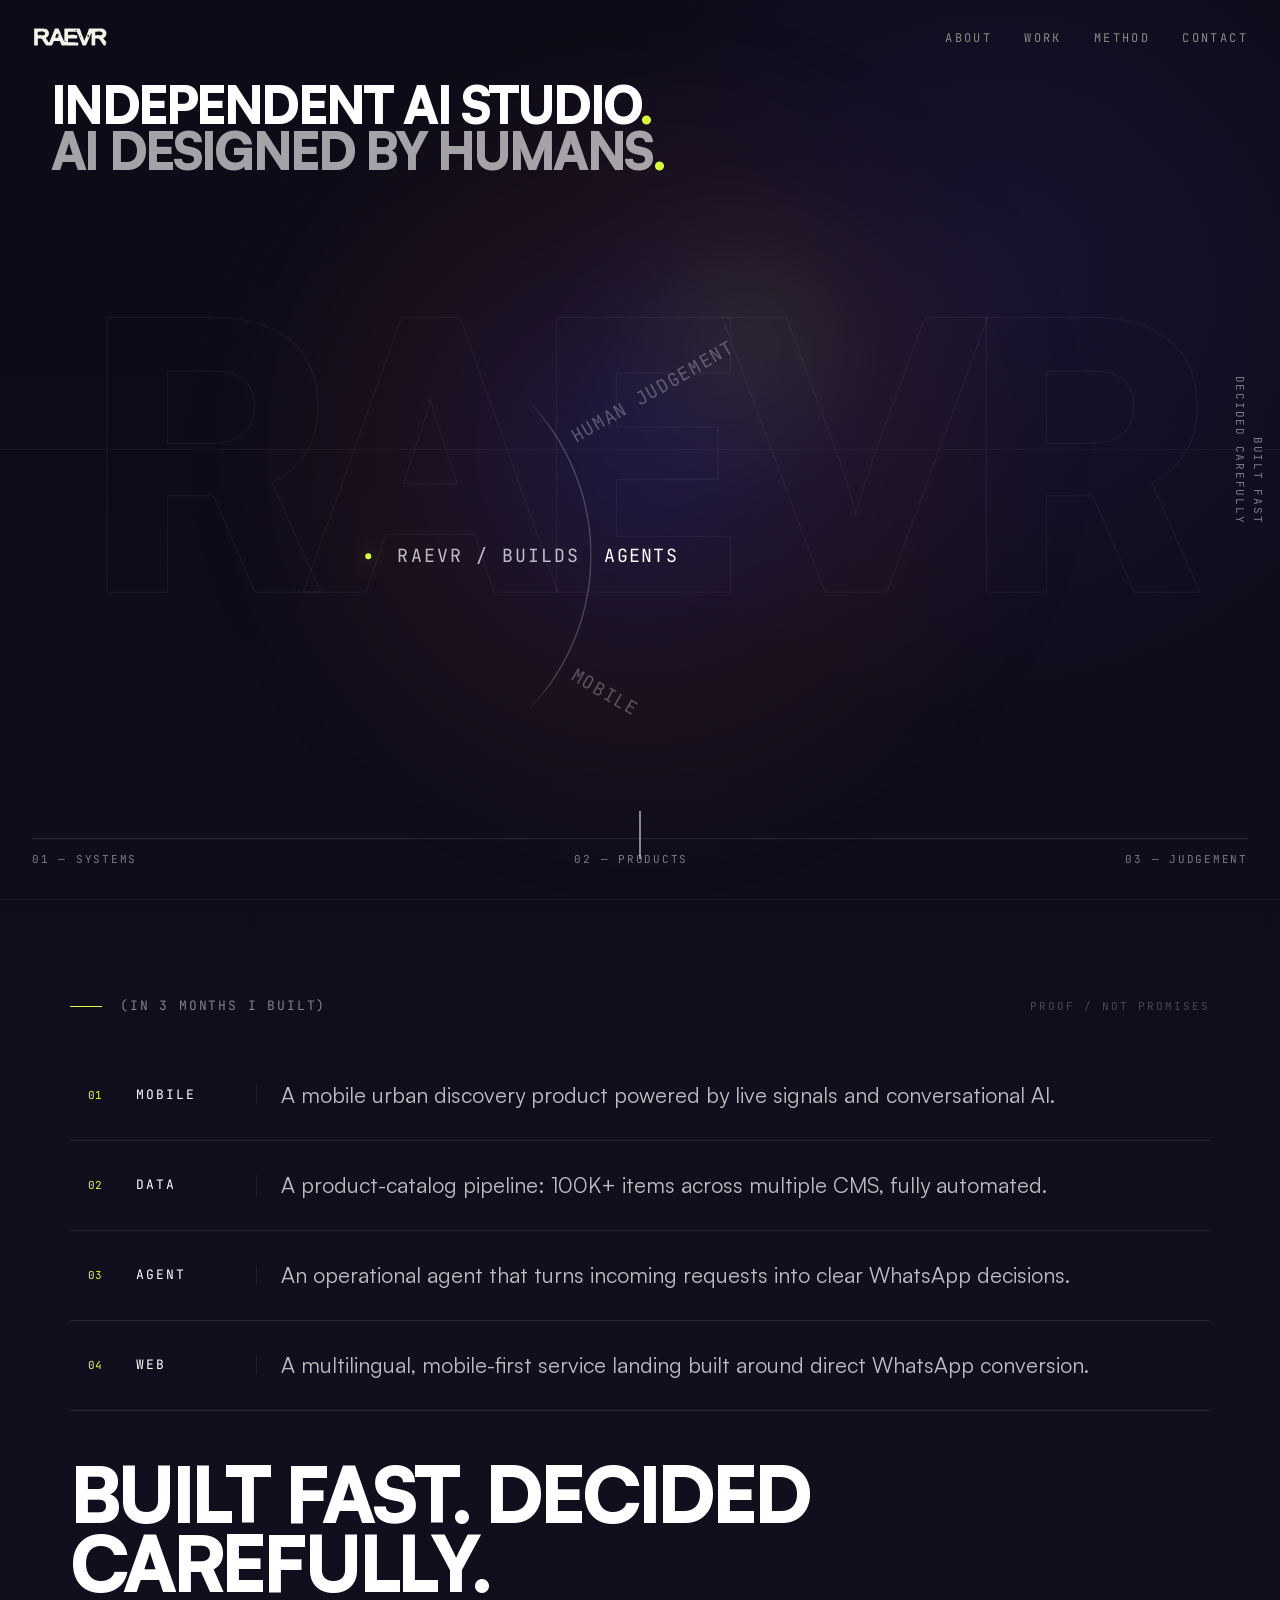
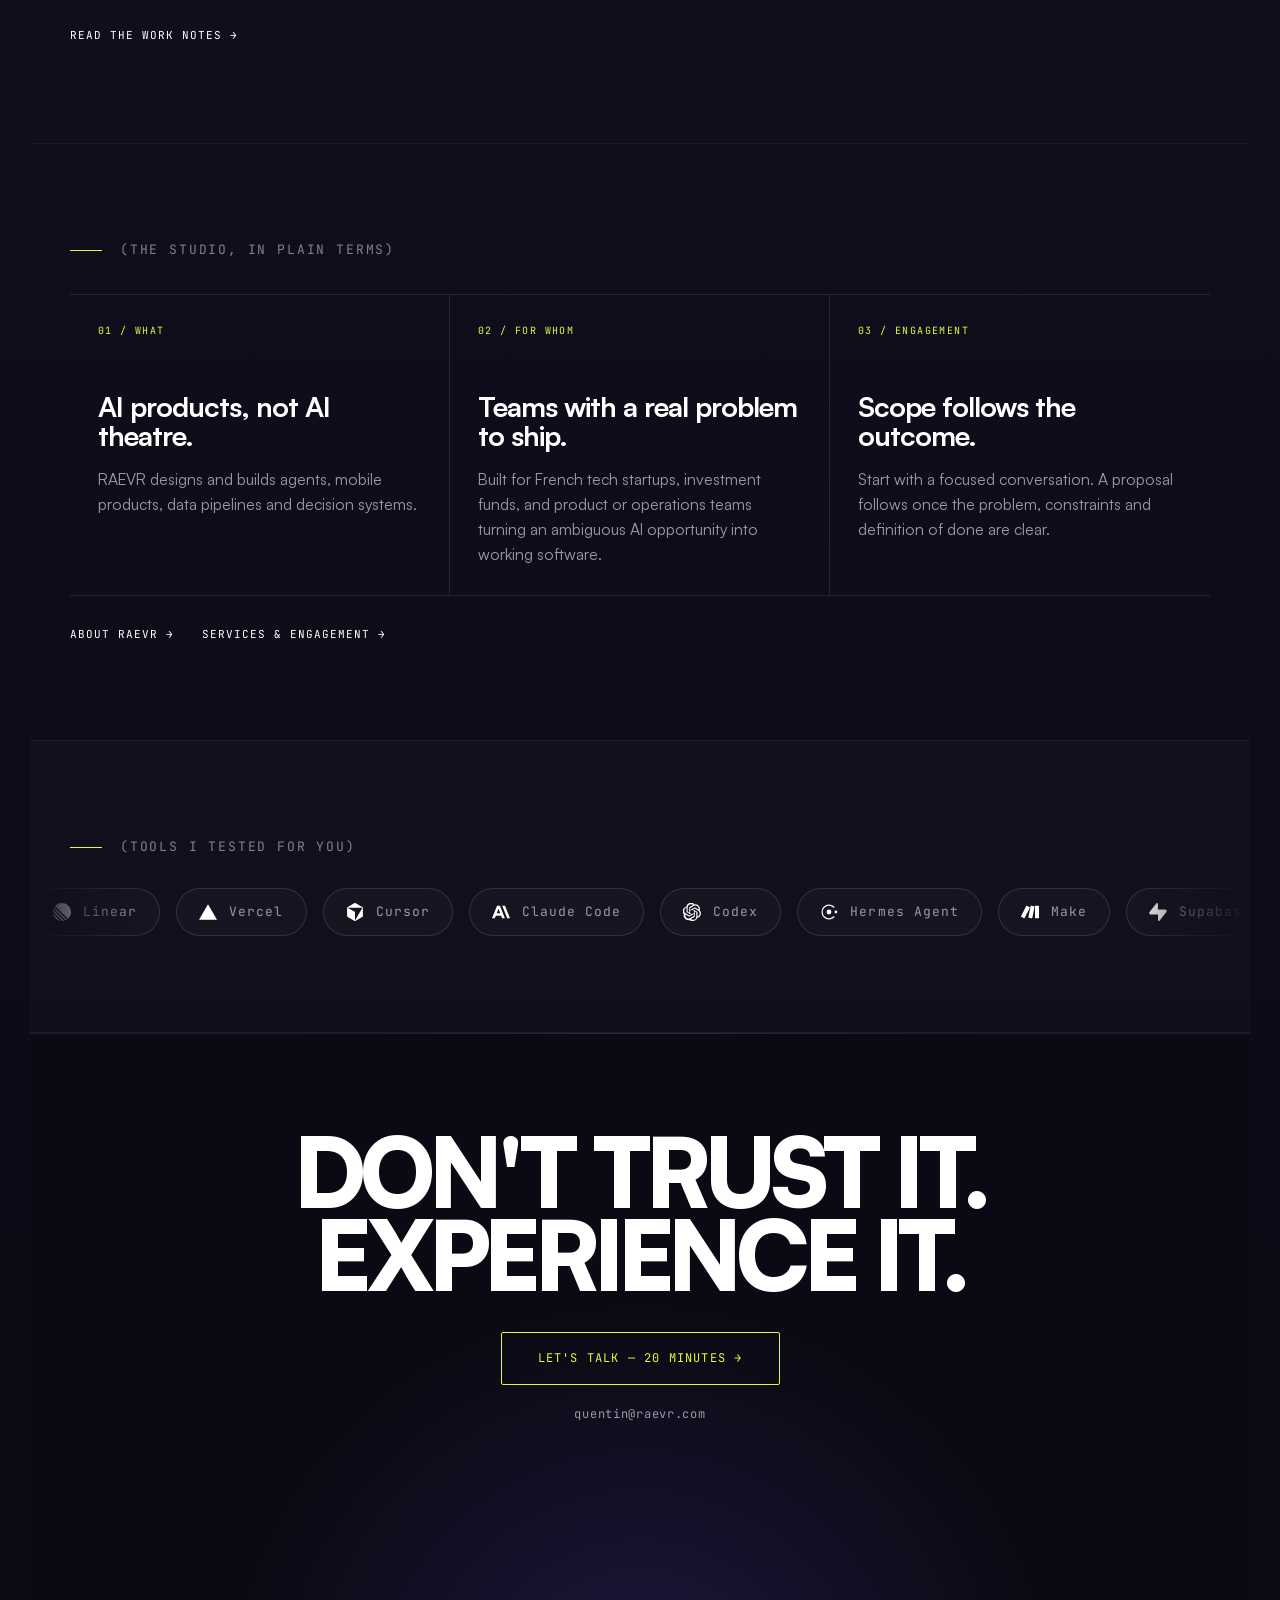
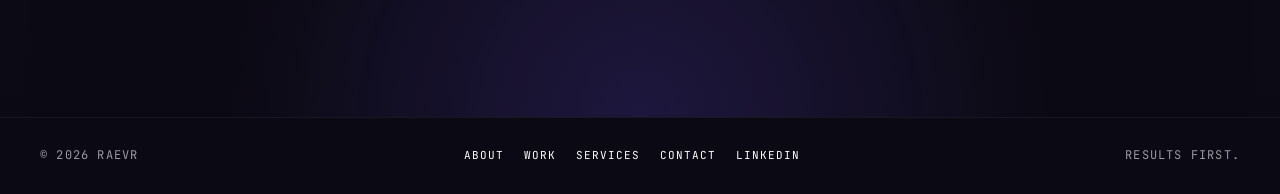
<file: index.html>
<!DOCTYPE html>
<html lang="en">
<head>
<meta charset="UTF-8">
<meta name="viewport" content="width=device-width, initial-scale=1.0">
<title>RAEVR — Independent AI Studio</title>
<meta name="description" content="Independent AI studio. Agents, mobile products, data pipelines and decision systems — built fast, decided carefully. Proof, not promises.">
<link rel="canonical" href="https://raevr.com/">
<meta name="robots" content="index, follow">
<meta name="theme-color" content="#110E1E">
<meta name="color-scheme" content="dark">
<link rel="icon" type="image/svg+xml" href="/favicon.svg">

<!-- Social preview -->
<meta property="og:type" content="website">
<meta property="og:site_name" content="RAEVR">
<meta property="og:url" content="https://raevr.com/">
<meta property="og:title" content="RAEVR — Independent AI Studio">
<meta property="og:description" content="Independent AI studio. Agents, mobile products, data pipelines and decision systems — built fast, decided carefully. Proof, not promises.">
<meta property="og:image" content="https://raevr.com/og-image.jpg">
<meta property="og:image:type" content="image/jpeg">
<meta property="og:image:width" content="1200">
<meta property="og:image:height" content="630">
<meta property="og:image:alt" content="RAEVR — independent AI studio. Built fast. Decided carefully.">
<meta property="og:locale" content="en_US">
<meta name="twitter:card" content="summary_large_image">
<meta name="twitter:title" content="RAEVR — Independent AI Studio">
<meta name="twitter:description" content="Independent AI studio. Agents, mobile products, data pipelines and decision systems — built fast, decided carefully. Proof, not promises.">
<meta name="twitter:image" content="https://raevr.com/og-image.jpg">
<link rel="alternate" type="text/plain" href="https://raevr.com/llms.txt" title="RAEVR information for language models">
<script type="application/ld+json">
{
  "@context": "https://schema.org",
  "@type": "ProfessionalService",
  "name": "RAEVR",
  "url": "https://raevr.com/",
  "email": "quentin@raevr.com",
  "description": "Independent AI studio building agents, mobile products, data pipelines and decision systems.",
  "contactPoint": {
    "@type": "ContactPoint",
    "name": "Quentin Kammermann",
    "email": "quentin@raevr.com",
    "contactType": "studio inquiries",
    "url": "https://www.linkedin.com/in/qjhk/"
  },
  "sameAs": "https://www.linkedin.com/in/qjhk/",
  "knowsAbout": [
    "AI agents",
    "Mobile products",
    "Data pipelines",
    "Decision systems",
    "Product engineering"
  ]
}
</script>

<!-- Self-hosted fonts: the page makes zero third-party requests -->
<link rel="preload" href="/fonts/satoshi-900.woff2" as="font" type="font/woff2" crossorigin>
<link rel="preload" href="/fonts/jetbrainsmono-400-latin.woff2" as="font" type="font/woff2" crossorigin>
<style>
@font-face { font-family: 'Satoshi'; src: url('/fonts/satoshi-400.woff2') format('woff2'); font-weight: 400; font-style: normal; font-display: swap; }
@font-face { font-family: 'Satoshi'; src: url('/fonts/satoshi-700.woff2') format('woff2'); font-weight: 700; font-style: normal; font-display: swap; }
@font-face { font-family: 'Satoshi'; src: url('/fonts/satoshi-900.woff2') format('woff2'); font-weight: 900; font-style: normal; font-display: swap; }
@font-face { font-family: 'JetBrains Mono'; src: url('/fonts/jetbrainsmono-400-latin.woff2') format('woff2'); font-weight: 400; font-style: normal; font-display: swap; unicode-range: U+0000-00FF, U+0131, U+0152-0153, U+02BB-02BC, U+02C6, U+02DA, U+02DC, U+0304, U+0308, U+0329, U+2000-206F, U+20AC, U+2122, U+2191, U+2193, U+2212, U+2215, U+FEFF, U+FFFD; }
/* the CTA arrow (U+2192) is outside Google's latin subset — 744-byte companion file */
@font-face { font-family: 'JetBrains Mono'; src: url('/fonts/jetbrainsmono-400-arrow.woff2') format('woff2'); font-weight: 400; font-style: normal; font-display: swap; unicode-range: U+2192; }
/* ============================================================
   RESET & BASE
   ============================================================ */
*, *::before, *::after {
  box-sizing: border-box;
  margin: 0;
  padding: 0;
}

:root {
  --bg: #110E1E;
  --white: #FFFFFF;
  --muted: #9A9AA2;
  --border: rgba(255,255,255,0.06);
  --font-body: 'Satoshi', system-ui, sans-serif;
  --font-mono: 'JetBrains Mono', 'Courier New', monospace;
}

html {
  scroll-behavior: smooth;
}

body {
  background: var(--bg);
  color: var(--white);
  font-family: var(--font-body);
  line-height: 1.6;
  -webkit-font-smoothing: antialiased;
  -moz-osx-font-smoothing: grayscale;
  overflow-x: hidden;
}

/* ============================================================
   ANIMATIONS
   ============================================================ */
@keyframes fadeUp {
  from {
    opacity: 0;
    transform: translateY(28px);
  }
  to {
    opacity: 1;
    transform: translateY(0);
  }
}

@keyframes marquee {
  from { transform: translateX(0); }
  to   { transform: translateX(-50%); }
}

@keyframes breathe {
  0%, 100% { opacity: 0.2; transform: scaleY(0.6); }
  50%       { opacity: 0.8; transform: scaleY(1); }
}

@keyframes pulse {
  0%, 100% { opacity: 0.3; }
  50%       { opacity: 1; }
}

/* scroll-reveal */
.reveal {
  opacity: 0;
  transform: translateY(24px);
  transition: opacity 0.6s ease, transform 0.6s ease;
}
.reveal.visible {
  opacity: 1;
  transform: translateY(0);
}

/* reduced motion */
@media (prefers-reduced-motion: reduce) {
  *, *::before, *::after {
    animation-duration: 0.01ms !important;
    animation-iteration-count: 1 !important;
    transition-duration: 0.01ms !important;
  }
  .reveal {
    opacity: 1;
    transform: none;
  }
}

/* ============================================================
   NAV
   ============================================================ */
nav {
  position: fixed;
  top: 0;
  left: 0;
  right: 0;
  z-index: 100;
  display: flex;
  align-items: center;
  justify-content: space-between;
  padding: 20px 40px;
  transition: background 0.3s ease, border-color 0.3s ease, backdrop-filter 0.3s ease;
  border-bottom: 1px solid transparent;
}

nav.scrolled {
  background: rgba(17,14,30,0.95);
  backdrop-filter: blur(12px);
  -webkit-backdrop-filter: blur(12px);
  border-bottom-color: var(--border);
}

.nav-logo svg {
  display: block;
  height: 28px;
  width: auto;
}

.nav-links {
  display: flex;
  gap: 32px;
  list-style: none;
}

.nav-links a {
  font-family: var(--font-mono);
  font-size: 11px;
  letter-spacing: 0.12em;
  color: var(--muted);
  text-decoration: none;
  text-transform: uppercase;
  transition: color 0.2s ease;
}

.nav-links a:hover {
  color: var(--white);
}

/* ============================================================
   HERO
   ============================================================ */
#hero {
  min-height: 100vh;
  display: flex;
  flex-direction: column;
  align-items: center;
  justify-content: center;
  padding: 120px 40px 80px;
  text-align: center;
  position: relative;
}

.hero-emblem {
  width: 100%;
  max-width: 860px;
  margin: 0 auto 48px;
  animation: fadeUp 0.9s ease both;
  animation-delay: 0.1s;
}

.hero-emblem svg {
  width: 100%;
  height: auto;
}

.hero-copy {
  animation: fadeUp 0.9s ease both;
  animation-delay: 0.35s;
}

.hero-line-1 {
  font-family: var(--font-body);
  font-weight: 700;
  font-size: clamp(1.2rem, 2.5vw, 2rem);
  color: var(--white);
  line-height: 1.2;
  letter-spacing: -0.01em;
}

.hero-line-2 {
  font-family: var(--font-body);
  font-weight: 700;
  font-size: clamp(1.2rem, 2.5vw, 2rem);
  color: var(--muted);
  line-height: 1.2;
  letter-spacing: -0.01em;
  margin-top: 4px;
}

.scroll-cue {
  position: absolute;
  bottom: 40px;
  left: 50%;
  transform: translateX(-50%);
  width: 1px;
  height: 48px;
  background: var(--white);
  animation: breathe 2.4s ease-in-out infinite;
  animation-delay: 1s;
}

/* ============================================================
   SECTIONS COMMON
   ============================================================ */
section {
  padding: 100px 40px;
  max-width: 1100px;
  margin: 0 auto;
}

.section-label {
  font-family: var(--font-mono);
  font-weight: 400;
  font-size: 11px;
  letter-spacing: 0.14em;
  color: var(--muted);
  text-transform: uppercase;
  margin-bottom: 48px;
}

/* ============================================================
   PROOF ROWS
   ============================================================ */
#built {
  border-top: 1px solid var(--border);
}

.proof-rows {
  display: flex;
  flex-direction: column;
  gap: 0;
}

.proof-row {
  display: flex;
  align-items: center;
  gap: 0;
  padding: 20px 16px;
  border-bottom: 1px solid var(--border);
  cursor: default;
  transition: background 0.25s ease;
  border-radius: 4px;
}

.proof-row:hover {
  background: rgba(255,255,255,0.03);
}

.proof-tag {
  font-family: var(--font-mono);
  font-weight: 400;
  font-size: 11px;
  letter-spacing: 0.12em;
  color: var(--white);
  text-transform: uppercase;
  flex: 0 0 96px;
  min-width: 96px;
}

.proof-sep {
  width: 1px;
  height: 20px;
  background: var(--border);
  margin: 0 24px;
  flex-shrink: 0;
}

.proof-desc {
  font-family: var(--font-body);
  font-size: 0.95rem;
  color: var(--muted);
  transition: color 0.2s ease;
  line-height: 1.5;
}

.proof-row:hover .proof-desc {
  color: var(--white);
}

.conclusion {
  font-family: var(--font-body);
  font-weight: 700;
  font-size: clamp(1.1rem, 2vw, 1.4rem);
  color: var(--white);
  margin-top: 48px;
  letter-spacing: -0.01em;
}

.proof-link {
  margin-top: 24px;
}

.proof-link a,
.brief-links a,
.footer-nav a {
  color: var(--white);
  font-family: var(--font-mono);
  font-size: 11px;
  letter-spacing: .09em;
  text-decoration: none;
  text-transform: uppercase;
}

.proof-link a:hover,
.brief-links a:hover,
.footer-nav a:hover {
  color: var(--acid);
}

/* ============================================================
   STUDIO BRIEF
   ============================================================ */
#studio-brief {
  border-top: 1px solid var(--border);
}

.brief-grid {
  display: grid;
  grid-template-columns: repeat(3, minmax(0, 1fr));
  border-top: 1px solid rgba(255,255,255,.1);
  border-bottom: 1px solid rgba(255,255,255,.1);
}

.brief-card {
  min-height: 270px;
  padding: 28px;
  border-right: 1px solid rgba(255,255,255,.1);
}

.brief-card:last-child { border-right: 0; }

.brief-index {
  margin-bottom: 54px;
  color: var(--acid);
  font-family: var(--font-mono);
  font-size: 10px;
  letter-spacing: .14em;
}

.brief-card h3 {
  margin-bottom: 16px;
  font-size: clamp(1.35rem, 2.2vw, 2rem);
  line-height: 1.02;
  letter-spacing: -.035em;
}

.brief-card > p:last-child {
  color: var(--muted);
  font-size: .98rem;
}

.brief-links {
  display: flex;
  flex-wrap: wrap;
  gap: 28px;
  margin-top: 30px;
}

/* ============================================================
   TOOLS MARQUEE
   ============================================================ */
#tools {
  padding: 100px 0;
  max-width: none;
  border-top: 1px solid var(--border);
  overflow: hidden;
}

#tools .section-inner {
  padding: 0 40px;
  max-width: 1100px;
  margin: 0 auto;
}

.marquee-wrap {
  position: relative;
  overflow: hidden;
  mask-image: linear-gradient(to right, transparent 0%, black 10%, black 90%, transparent 100%);
  -webkit-mask-image: linear-gradient(to right, transparent 0%, black 10%, black 90%, transparent 100%);
  margin-top: 40px;
}

.marquee-track {
  display: flex;
  gap: 16px;
  width: max-content;
  animation: marquee 28s linear infinite;
}

.marquee-wrap:hover .marquee-track {
  animation-play-state: paused;
}

.pill {
  display: flex;
  align-items: center;
  gap: 10px;
  padding: 10px 18px;
  border: 1px solid var(--border);
  border-radius: 100px;
  white-space: nowrap;
  flex-shrink: 0;
  transition: border-color 0.2s ease;
}

.pill:hover {
  border-color: rgba(255,255,255,0.2);
}

.pill-icon {
  width: 18px;
  height: 18px;
  display: flex;
  align-items: center;
  justify-content: center;
  flex-shrink: 0;
}

.pill-icon svg {
  width: 18px;
  height: 18px;
  fill: var(--white);
}

.pill-label {
  font-family: var(--font-mono);
  font-size: 11px;
  letter-spacing: 0.08em;
  color: var(--muted);
}

/* ============================================================
   CLOSING / MANIFESTO
   ============================================================ */
#closing {
  border-top: 1px solid var(--border);
  text-align: center;
  display: flex;
  flex-direction: column;
  align-items: center;
  gap: 48px;
  padding: 120px 40px;
}

.manifesto {
  font-family: var(--font-body);
  font-weight: 900;
  font-size: clamp(2rem, 5vw, 4.5rem);
  color: var(--white);
  line-height: 1.05;
  letter-spacing: -0.03em;
  max-width: 900px;
}

.cta-group {
  display: flex;
  flex-direction: column;
  align-items: center;
  gap: 20px;
}

.cta-btn {
  display: inline-block;
  font-family: var(--font-mono);
  font-size: 12px;
  letter-spacing: 0.1em;
  text-transform: uppercase;
  color: var(--white);
  text-decoration: none;
  padding: 16px 36px;
  border: 1px solid rgba(255,255,255,0.2);
  border-radius: 2px;
  transition: background 0.22s ease, color 0.22s ease, border-color 0.22s ease;
}

.cta-btn:hover {
  background: var(--white);
  color: var(--bg);
  border-color: var(--white);
}

.cta-email {
  font-family: var(--font-mono);
  font-size: 11px;
  color: var(--muted);
  text-decoration: none;
  letter-spacing: 0.06em;
  transition: color 0.2s ease;
}

.cta-email:hover {
  color: var(--white);
}

/* ============================================================
   FOOTER
   ============================================================ */
footer {
  border-top: 1px solid var(--border);
  padding: 28px 40px;
  display: flex;
  align-items: center;
  justify-content: space-between;
}

.footer-nav {
  display: flex;
  gap: 20px;
}

.footer-left,
.footer-right {
  font-family: var(--font-mono);
  font-size: 11px;
  letter-spacing: 0.1em;
  color: var(--muted);
  text-transform: uppercase;
}

/* ============================================================
   RESPONSIVE
   ============================================================ */
@media (max-width: 640px) {
  nav {
    padding: 16px 20px;
  }
  .nav-links {
    gap: 12px;
  }
  .nav-links a {
    font-size: 8px;
    letter-spacing: .1em;
  }
  #hero {
    padding: 100px 20px 80px;
  }
  section {
    padding: 72px 20px;
  }
  #closing {
    padding: 80px 20px;
  }
  footer {
    padding: 24px 20px;
    align-items: flex-start;
    flex-direction: column;
    gap: 18px;
  }
  .proof-row {
    flex-direction: column;
    align-items: flex-start;
    gap: 8px;
  }
  .proof-sep {
    display: none;
  }
  .proof-tag {
    flex: none;
    min-width: auto;
  }
  #tools .section-inner {
    padding: 0 20px;
  }
  .brief-grid {
    grid-template-columns: 1fr;
  }
  .brief-card {
    min-height: 0;
    border-right: 0;
    border-bottom: 1px solid rgba(255,255,255,.1);
  }
  .brief-card:last-child { border-bottom: 0; }
  .brief-index { margin-bottom: 28px; }
  .footer-nav {
    flex-wrap: wrap;
    gap: 12px 18px;
  }
}
/* ============================================================
   RAEVR ORBIT — INTEGRATION PREVIEW
   ============================================================ */
.raevr-orbit-shell {
  --orbit-label-space: 9.5rem;
  --orbit-circle-size: clamp(9rem, 33svh, 30rem);
  --orbit-radius: calc(var(--orbit-circle-size) / 2);
  --orbit-gap: .55rem;
  --orbit-canvas: calc(var(--orbit-circle-size) + (var(--orbit-label-space) * 2));
  --orbit-junction: calc(50% - 2.2ch);
  --orbit-x: calc(var(--orbit-junction) - var(--orbit-radius) - var(--orbit-gap));
  min-height: 92svh;
  display: grid;
  place-items: center;
  padding: 8rem 1rem;
  overflow: hidden;
  border-top: 1px solid rgba(248,249,247,.07);
  border-bottom: 1px solid rgba(248,249,247,.07);
}

.raevr-orbit-stage {
  position: relative;
  width: min(var(--orbit-canvas), calc(100vw - 2rem), calc(100svh - 3rem));
  aspect-ratio: 1;
  overflow: clip;
}

.raevr-orbit-stage::before {
  content: "";
  position: absolute;
  top: calc(50% - var(--orbit-radius));
  left: calc(var(--orbit-x) - var(--orbit-radius));
  width: var(--orbit-circle-size);
  aspect-ratio: 1;
  border: 1px solid rgba(248,249,247,.16);
  border-radius: 50%;
  -webkit-mask-image: conic-gradient(from 45deg, transparent 0deg, #000 12deg 78deg, transparent 90deg);
  mask-image: conic-gradient(from 45deg, transparent 0deg, #000 12deg 78deg, transparent 90deg);
}

.raevr-orbit-intro {
  position: absolute;
  top: 50%;
  right: calc(100% - var(--orbit-junction) + var(--orbit-gap) + 1rem);
  transform: translateY(-50%);
  color: rgba(248,249,247,.62);
  font-family: var(--font-mono);
  font-size: 11px;
  letter-spacing: .08em;
  line-height: 1;
  text-transform: uppercase;
  white-space: nowrap;
}

.raevr-orbit-reveal {
  position: absolute;
  inset: 0;
  -webkit-mask-image: conic-gradient(from 45deg at var(--orbit-x) 50%, transparent 0deg, #000 12deg 78deg, transparent 90deg);
  mask-image: conic-gradient(from 45deg at var(--orbit-x) 50%, transparent 0deg, #000 12deg 78deg, transparent 90deg);
}

.raevr-orbit-list {
  position: absolute;
  top: calc(50% - var(--orbit-radius));
  left: calc(var(--orbit-x) - var(--orbit-radius));
  width: var(--orbit-circle-size);
  height: var(--orbit-circle-size);
  margin: 0;
  padding: 0;
  list-style: none;
  transition: transform .9s cubic-bezier(.22,1,.36,1);
}

.raevr-orbit-item {
  position: absolute;
  top: 50%;
  left: 50%;
  color: rgba(248,249,247,.33);
  font-family: var(--font-mono);
  font-size: 11px;
  letter-spacing: .06em;
  line-height: 1;
  text-transform: uppercase;
  white-space: nowrap;
  transform-origin: 0 0;
  transform: rotate(var(--angle)) translateX(calc(var(--orbit-radius) + var(--orbit-gap))) translateY(-50%);
  transition: color .35s ease;
}

.raevr-orbit-item.is-active { color: #f8f9f7; }

@media (max-width: 640px) {
  .raevr-orbit-shell {
    --orbit-label-space: 6.5rem;
    --orbit-circle-size: clamp(5rem, calc(100vw - 2rem - (var(--orbit-label-space) * 2)), 10rem);
    min-height: 76svh;
    padding: 5rem 1rem;
  }
  .raevr-orbit-intro,
  .raevr-orbit-item { font-size: 9px; }
}

@media (prefers-reduced-motion: reduce) {
  .raevr-orbit-list { transition: none; }
}

/* Hero replacement: the orbit now owns the first viewport. */
#hero.raevr-orbit-shell {
  width: 100%;
  max-width: none;
  min-height: 100svh;
  margin: 0;
  padding: 5rem 1rem 3rem;
  display: grid;
  place-items: center;
  position: relative;
  text-align: initial;
  border-top: 0;
  border-bottom: 1px solid var(--border);
}

#hero.raevr-orbit-shell .raevr-orbit-stage {
  width: min(var(--orbit-canvas), calc(100vw - 2rem), calc(100svh - 7rem));
}

@media (max-width: 640px) {
  #hero.raevr-orbit-shell {
    min-height: 100svh;
    padding: 5rem 1rem 3rem;
  }
}

/* ============================================================
   ART DIRECTION — WEST COAST EDITORIAL / FUTURE BRUTALISM
   ============================================================ */
:root {
  --acid: #d8ff3e;
  --violet: #7257ff;
  --hot: #ff594d;
}

body {
  background:
    radial-gradient(circle at 78% 8%, rgba(114,87,255,.10), transparent 28rem),
    linear-gradient(180deg, #0d0b18 0%, var(--bg) 42%, #0b0913 100%);
}

body::before {
  content: "";
  position: fixed;
  inset: 0;
  z-index: 999;
  pointer-events: none;
  opacity: .19;
  background-image: repeating-linear-gradient(0deg, transparent 0 3px, rgba(255,255,255,.018) 3px 4px);
  mix-blend-mode: soft-light;
}

nav {
  padding: 24px 32px;
  mix-blend-mode: difference;
}

nav.scrolled {
  background: rgba(13,11,24,.72);
  mix-blend-mode: normal;
}

.nav-logo svg { height: clamp(24px, 2.5svh, 30px); }

.nav-links a {
  font-size: 9px;
  letter-spacing: .2em;
}

#hero.raevr-orbit-shell {
  isolation: isolate;
  background:
    linear-gradient(90deg, transparent 49.96%, rgba(255,255,255,.05) 50%, transparent 50.04%),
    linear-gradient(0deg, transparent 49.96%, rgba(255,255,255,.035) 50%, transparent 50.04%);
}

.hero-atmosphere {
  position: absolute;
  width: min(62vw, 880px);
  aspect-ratio: 1;
  left: 50%;
  top: 50%;
  z-index: -2;
  transform: translate(-50%, -50%);
  border-radius: 50%;
  background:
    radial-gradient(circle at 62% 38%, rgba(216,255,62,.08), transparent 18%),
    radial-gradient(circle at 50% 50%, rgba(114,87,255,.18), rgba(255,89,77,.05) 38%, transparent 67%);
  filter: blur(34px);
}

.hero-kicker,
.hero-side-note,
.hero-legend {
  font-weight: 400;
  position: absolute;
  z-index: 2;
  font-family: var(--font-mono);
  font-size: 9px;
  letter-spacing: .16em;
  line-height: 1.6;
  color: rgba(255,255,255,.45);
  text-transform: uppercase;
}

.hero-kicker {
  top: 14%;
  left: 32px;
  max-width: min(980px, 88vw);
  font-family: var(--font-body);
  font-weight: 900;
  font-size: clamp(2.2rem, 4.2vw, 5.8rem);
  letter-spacing: -.055em;
  line-height: .9;
  color: var(--white);
  text-transform: uppercase;
}

.hero-kicker .hero-result { color: rgba(255,255,255,.62); }
.hero-kicker .hero-accent { color: var(--acid); }

.hero-side-note {
  right: 32px;
  top: 50%;
  text-align: right;
  transform: translateY(-50%) rotate(90deg) translateX(50%);
  transform-origin: right center;
}

.hero-legend {
  left: 32px;
  right: 32px;
  bottom: 30px;
  display: flex;
  justify-content: space-between;
  padding-top: 12px;
  border-top: 1px solid rgba(255,255,255,.1);
}

.hero-ghost {
  position: absolute;
  left: 50%;
  top: 50%;
  z-index: -1;
  color: transparent;
  font-size: clamp(8rem, 24vw, 24rem);
  font-weight: 900;
  letter-spacing: -.09em;
  line-height: .7;
  white-space: nowrap;
  transform: translate(-51%, -50%);
  -webkit-text-stroke: 1px rgba(255,255,255,.035);
}

#hero.raevr-orbit-shell .raevr-orbit-stage {
  transform: scale(1.4);
  filter: drop-shadow(0 0 28px rgba(114,87,255,.08));
}

.raevr-orbit-stage::after {
  content: "";
  position: absolute;
  left: var(--orbit-x);
  top: 50%;
  width: 4px;
  height: 4px;
  border-radius: 50%;
  background: var(--acid);
  box-shadow: 0 0 16px rgba(216,255,62,.9);
  transform: translate(-50%, -50%);
}

.raevr-orbit-stage::before {
  border-color: rgba(255,255,255,.22);
}

.raevr-orbit-intro {
  color: rgba(255,255,255,.72);
  font-size: clamp(10px, 1.06svh, 12.5px);
  letter-spacing: .14em;
}

.raevr-orbit-item {
  font-size: clamp(10px, 1.06svh, 12.5px);
  letter-spacing: .1em;
  color: rgba(255,255,255,.28);
}

.raevr-orbit-item.is-active {
  color: var(--white);
  text-shadow: 0 0 22px rgba(255,255,255,.24);
}

section:not(#hero) {
  position: relative;
  max-width: 1220px;
  padding-top: 140px;
  padding-bottom: 140px;
}

.section-label {
  display: flex;
  align-items: center;
  gap: 18px;
  color: rgba(255,255,255,.48);
}

.section-label::before {
  content: "";
  width: 32px;
  height: 1px;
  background: var(--acid);
}

#built {
  counter-reset: proof;
  border-top: 0;
}

#built::before {
  content: "PROOF / NOT PROMISES";
  position: absolute;
  right: 40px;
  top: 142px;
  font-family: var(--font-mono);
  font-size: 9px;
  letter-spacing: .18em;
  color: rgba(255,255,255,.24);
}

.proof-row {
  counter-increment: proof;
  min-height: 104px;
  padding: 26px 18px;
  border-radius: 0;
  border-bottom-color: rgba(255,255,255,.1);
  transition: padding .35s cubic-bezier(.22,1,.36,1), background .25s ease;
}

.proof-row::before {
  content: "0" counter(proof);
  width: 48px;
  flex: 0 0 48px;
  font-family: var(--font-mono);
  font-size: 9px;
  color: var(--acid);
}

.proof-row:hover {
  padding-left: 30px;
  background: linear-gradient(90deg, rgba(114,87,255,.12), transparent 72%);
}

.proof-tag {
  font-size: 12px;
  letter-spacing: .16em;
}

.proof-desc {
  font-size: clamp(1rem, 1.7vw, 1.35rem);
  color: rgba(255,255,255,.72);
}

.conclusion {
  margin-top: 70px;
  font-size: clamp(2.6rem, 6vw, 6rem);
  font-weight: 900;
  line-height: .9;
  letter-spacing: -.055em;
  color: var(--white);
  text-transform: uppercase;
}

#tools {
  max-width: none;
  background: rgba(255,255,255,.015);
  border-top: 1px solid var(--border);
  border-bottom: 1px solid var(--border);
}

#tools .section-inner { max-width: 1220px; }

.pill {
  border-color: rgba(255,255,255,.12);
  background: rgba(255,255,255,.025);
  backdrop-filter: blur(8px);
}

#closing {
  max-width: none;
  min-height: 92svh;
  background:
    radial-gradient(circle at 50% 100%, rgba(114,87,255,.18), transparent 45%),
    #0b0913;
}

.manifesto {
  max-width: 1050px;
  font-size: clamp(3rem, 7.5vw, 8rem);
  font-weight: 900;
  line-height: .86;
  letter-spacing: -.065em;
}

.cta-btn {
  position: relative;
  overflow: hidden;
  border-color: var(--acid);
  color: var(--acid);
}

.cta-btn:hover {
  background: var(--acid);
  border-color: var(--acid);
  color: #0b0913;
}

footer { background: #0b0913; }

/* Desktop legibility and density pass. */
@media (min-width: 641px) {
  .nav-links a { font-size: 12px; }

  .hero-kicker {
    top: 9%;
    left: clamp(32px, 4vw, 72px);
    font-size: clamp(2.6rem, 4vw, 5.2rem);
  }
  .hero-side-note,
  .hero-legend { font-size: 11px; }

  .hero-atmosphere { width: min(72vw, 1100px); }
  .hero-ghost {
    font-size: clamp(10rem, 29vw, 30rem);
    -webkit-text-stroke-color: rgba(255,255,255,.055);
  }
  #hero.raevr-orbit-shell .raevr-orbit-stage {
    transform: translateY(10svh) scale(1.5);
  }
  .raevr-orbit-intro,
  .raevr-orbit-item { font-size: clamp(12px, 1.35svh, 15px); }

  section:not(#hero) {
    padding-top: 96px;
    padding-bottom: 96px;
  }
  .section-label {
    margin-bottom: 34px;
    font-size: 13px;
  }
  #built::before { top: 98px; }
  #built::before,
  .proof-row::before { font-size: 11px; }
  .proof-row {
    min-height: 90px;
    padding-top: 22px;
    padding-bottom: 22px;
  }
  .proof-tag { font-size: 13px; }
  .conclusion { margin-top: 48px; }

  #tools {
    padding-top: 82px;
    padding-bottom: 82px;
  }
  #tools .section-label { margin-bottom: 0; }
  .marquee-wrap { margin-top: 30px; }
  .pill {
    padding: 13px 22px;
    gap: 12px;
  }
  .pill-label { font-size: 13px; }

  #closing {
    min-height: 76svh;
    gap: 36px;
    padding-top: 96px;
    padding-bottom: 96px;
  }
  .cta-email,
  .footer-left,
  .footer-right { font-size: 12px; }
}

@media (max-width: 640px) {
  nav { padding: 18px 20px; }
  .nav-links { gap: 14px; }
  .hero-kicker {
    top: 15%;
    left: 20px;
    max-width: calc(100vw - 40px);
    font-size: clamp(1.75rem, 8.5vw, 2.35rem);
    line-height: .92;
  }
  .hero-side-note { display: none; }
  .hero-legend { left: 20px; right: 20px; font-size: 7px; }
  .hero-ghost { font-size: 34vw; }
  /* re-pin the mobile type: the desktop clamps above sit later in the cascade */
  .raevr-orbit-intro,
  .raevr-orbit-item { font-size: 9px; }
  #hero.raevr-orbit-shell .raevr-orbit-stage { transform: scale(.96); }
  section:not(#hero) { padding-top: 96px; padding-bottom: 96px; }
  #built::before { display: none; }
  .proof-row { min-height: auto; padding: 22px 0; }
  .proof-row::before { width: auto; flex-basis: auto; }
  .proof-row:hover { padding-left: 0; }
  .proof-desc { font-size: 1rem; }
  .conclusion { margin-top: 54px; }
}
</style>
</head>
<body>

<!-- ============================================================
     NAV
     ============================================================ -->
<nav id="main-nav">
  <a href="#hero" class="nav-logo" aria-label="RAEVR">
    <svg viewBox="0 0 331.633 104.082" xmlns="http://www.w3.org/2000/svg" fill="white" aria-hidden="true">
      <path d="M42.346,61.073c-.261-.177-1.035.257-1.5,0-.646-.358-2.663-1.927-3-2-3.394-.734-8.809.53-12.5,0v26.5c0,.215-2.02,3.369-2.5,3.5-3.338-.577-9.104.798-12,0-.157-.043-1.457-1.343-1.5-1.5-.936-3.397.828-10.305,0-14-.139-.619-2.311-1.332,0-3V16.573l1.5-1.5h30c1.668,2.311,2.381.139,3,0,5.637-1.263,13.012,1.014,18,2,2.428,2.317,6.493,4.473,8.5,7.5.143.215-.156.736,0,1,.45.76,1.766,2.367,2,3,.207.56-.182,1.358,0,2,.115.407.934.629,1,1,.313,1.755.269,7.163,0,9-.054.37-.914.607-1,1-.198.907.227,2.166,0,3-.104.382-.85.586-1,1-.997,2.746-2.061,4.685-4.5,6.5-1.44,1.072-4.494,2.036-6,3-3.762,2.409,1.656,5.178,3.5,7.5,2.591,3.263,4.797,7.526,7,11,.733,1.157,2.523,1.554,2,3.5,1.667-.12,1.603-1.629,2-2.5,6.08-13.349,11.467-27.495,17-41,1.984-4.842,3.913-10.418,6-15,.141-.31-.128-.785,0-1,2.061-3.462,6.278-2.558,10-2.5,1.437.587,2.626,1.058,4,0,1.675.186,3.035.878,4,2.5.703,1.181,1.246,3.359,2,5,1.345,2.927,7.258,15.762,7,17.5-.241,1.823.425,3.156,2,4,3.518,7.833,7.302,15.481,10,23.5l3,5.5V16.573c0-.106,1.394-1.5,1.5-1.5h64c1.353.648,1.219,1.996,1.5,2.5.437.785,1.718,2.302,2,3,4.114,10.196,6.944,21.967,12,32l5,14.5c2.439-.354,1.614-2.666,2-3.5,6.053-13.088,11.84-28.083,17-42,.319-.859.32-2.857,1-4,.5-.839,1.854-1.622,2.5-2.5h56c.925,1.69,2.649.632,4,1,.382.104.586.85,1,1,4.297,1.56,6.755,4.336,9.5,8-.065.636.302.943,1,1,.371.782.935,1.314,1,1.5.2.572-.179,1.361,0,2,.114.406.934.628,1,1,.353,1.979.353,10.021,0,12-.066.371-.884.593-1,1-.329,1.15-.334,2.73-1,4-3.29,3.956-7.212,6.24-11,9l1,2c.146.292-.133.779,0,1,1.267,2.101,5.309,5.628,7,8,2.011,2.82,3.979,6.297,6,9.5-.625,1.804-2.314,2.246-5.067,1.327,2.092,3.454,4.11,9.019-.933,10.673-1.82-.053-3.667.036-5.5,0-.736-.883-1.824-1.609-2.5-2.5-4.726-6.23-9.025-14.878-14-21-.676-.832-5.126-5.393-5.5-5.5-.626-.18-1.405.19-2,0-.415-.132-.633-.935-1-1-1.462-.261-9.836-.321-11,0-.407.112-.962,1.158-1.5,1.5v26c-.047.17-2.33,2.453-2.5,2.5-1.173.323-9.522.26-11,0-.392-.069-.894-1.549-2.5-1v-55l-3,4.5c-5.55,15.376-12.24,31.079-19,46-.672,1.484-1.823,5.038-3.5,5.5-.931.257-11.069.257-12,0-.17-.047-2.267-2.109-2.5-2.5-.654-1.098-.729-3.419-1-4-6.408-13.752-11.343-27.48-17-41-1.216-2.907-4.094-7.259-5-10-.206-.623.116-1.701,0-2.5h-37.5l-2.5,3.5c2.205,1.257.254,9.754,1,10.5,1.106.146,2.519-.231,3.5,0,.411.097.683,1.363,2,1,7.934-2.187,19.963-1.193,28,0,1.854.275,5.878-.756,6.5,1.5.24.873.24,9.127,0,10-.047.17-2.323,2.5-2.5,2.5h-37.5v15.5c0,.273,1.17.992,1.5,1.5,10.164.08,20.348-.108,30.5,0,2.344.875,2.841,2.145,1,4-2.399,4.654-2.066,4.654,1,0-.524-3.803,6.325-4.352,9-3,.04.04.84-.169,1,.5.261,1.09.27,10.019,0,11-.112.407-1.158.962-1.5,1.5-17.164-.089-34.348.12-51.5,0-1.027-1.076-2.05-1.183-3,0-3.499-.037-11.916.712-14.5,0-.17-.047-2.451-2.33-2.5-2.5-.395-1.378-.361-1.582-1-3-1.593-3.533-2.566-7.751-4-11-.303-.687-1.974-3.356-2.5-3.5h-24c-.17.047-2.451,2.33-2.5,2.5-.189.66.233,1.499,0,2-1.404,3.024-2.712,5.937-4,9-.959,2.28-1.666,4.843-3.5,6.5h-23c-1.007-1.229-2.588-2.27-3.5-3.5-3.607-4.865-7.227-10.757-11-16-.752-1.044-2.637-5.05-3-5.5-.64-1.875-.498-4.124.427-6.747-.466,2.531-1.608,3.78-3.427,3.747ZM194.346,26.073c.451-2.816-.382-5.389-3.5-6-3.468,3.425-1.167,6.929,3.5,6ZM26.846,29.073c-.342.538-1.388,1.093-1.5,1.5-.264.958-.264,12.042,0,13,.298,1.082,2.331,1.855,3.5,1.5,3.203-.974,7.206-1.555,11-1,.396.058,1.516,1.58,4,1,.396-.093.632-.946,1-1,1.841-.269,4.332.374,6,0,.355-.08.567-.803,1-1,.31-.141.785.128,1,0,.467-.278,3.434-3.261,3.5-3.5.199-.722.199-5.278,0-6-.066-.239-3.262-3.432-3.5-3.5-.626-.18-1.405.19-2,0-.415-.132-.633-.935-1-1-6.541-1.167-16.076.859-23,0ZM274.346,44.073l2.5,1c1.982.576,2.712-.949,3-1,4.859-.866,9.521.799,14,0,1.796-.32,4.312.378,6,0,.355-.08.567-.803,1-1,.31-.141.785.128,1,0,1.961-1.167,3.309-3.9,4.5-5.5v-2c-.859-1.078-3.113-5.102-4.5-5.5-.626-.18-1.405.19-2,0-.415-.132-.633-.935-1-1-6.541-1.167-16.076.859-23,0-.342.538-1.388,1.093-1.5,1.5-.891,3.232.647,9.79,0,13.5ZM109.346,40.073l-3-2-3,8.5-3,7c.826,1.029,1.163,1.318,2.5,1.5,1.938.263,7.149.316,9,0,.387-.066.898-1.551,2.5-1,.783-.805-1.71-3.803-2-4.5-.653-1.571-1.25-4.731-2-6.5,1.95,1.132,3.359,2.981,5.5,4,1.685.802,1.903-1.312,1.5-2.5-.246-.726-2.43-2.043-3-3-.118-.198-.974-1.882-1-2-.284-1.269.188-3.094,0-4.5l-4,5ZM246.346,52.073c-.516-1.632,1.36-2.246,1-3.5-.116-.404-.916-.619-1-1-.806-3.642,1.322-6.164-5-5.5.361,2.486-1.573,4.007-1,6.5.103.45,1.546.876,1,2.5l5,1ZM209.846,48.073c-.407.112-.962,1.158-1.5,1.5,1.572,2.014,2.428,2.014,4,0-.805-.756-1.326-1.823-2.5-1.5ZM143.346,70.073c-1.275,5.354,5.859,4.62,5,1.5-.464-1.683-3.386-1.651-5-1.5Z"/>
    </svg>
  </a>
  <ul class="nav-links">
    <li><a href="/about/">About</a></li>
    <li><a href="/work/">Work</a></li>
    <li><a href="#tools">Method</a></li>
    <li><a href="/contact/">Contact</a></li>
  </ul>
</nav>

<!-- ============================================================
     HERO — RAEVR ORBIT
     ============================================================ -->
<section id="hero" class="raevr-orbit-shell" aria-label="What RAEVR builds">
  <div class="hero-atmosphere" aria-hidden="true"></div>
  <h1 class="hero-kicker">INDEPENDENT AI STUDIO<span class="hero-accent">.</span><br><span class="hero-result">AI DESIGNED BY HUMANS<span class="hero-accent">.</span></span></h1>
  <p class="hero-ghost" aria-hidden="true">RAEVR</p>
  <div class="raevr-orbit-stage">
    <p class="raevr-orbit-intro">RAEVR / BUILDS</p>
    <div class="raevr-orbit-reveal">
      <ul class="raevr-orbit-list" id="raevr-orbit-list"></ul>
    </div>
  </div>
  <div class="hero-legend" aria-hidden="true">
    <span>01 — SYSTEMS</span>
    <span>02 — PRODUCTS</span>
    <span>03 — JUDGEMENT</span>
  </div>
  <p class="hero-side-note">BUILT FAST<br>DECIDED CAREFULLY</p>
  <div class="scroll-cue" aria-hidden="true"></div>
</section>

<!-- ============================================================
     SECTION: IN 3 MONTHS I BUILT
     ============================================================ -->
<section id="built">
  <h2 class="section-label reveal">(IN 3 MONTHS I BUILT)</h2>

  <div class="proof-rows">
    <div class="proof-row reveal">
      <h3 class="proof-tag">MOBILE</h3>
      <div class="proof-sep" aria-hidden="true"></div>
      <span class="proof-desc">A mobile urban discovery product powered by live signals and conversational AI.</span>
    </div>
    <div class="proof-row reveal">
      <h3 class="proof-tag">DATA</h3>
      <div class="proof-sep" aria-hidden="true"></div>
      <span class="proof-desc">A product-catalog pipeline: 100K+ items across multiple CMS, fully automated.</span>
    </div>
    <div class="proof-row reveal">
      <h3 class="proof-tag">AGENT</h3>
      <div class="proof-sep" aria-hidden="true"></div>
      <span class="proof-desc">An operational agent that turns incoming requests into clear WhatsApp decisions.</span>
    </div>
    <div class="proof-row reveal">
      <h3 class="proof-tag">WEB</h3>
      <div class="proof-sep" aria-hidden="true"></div>
      <span class="proof-desc">A multilingual, mobile-first service landing built around direct WhatsApp conversion.</span>
    </div>
  </div>

  <p class="conclusion reveal">Built fast. Decided carefully.</p>
  <p class="proof-link reveal"><a href="/work/">Read the work notes &rarr;</a></p>
</section>

<!-- ============================================================
     SECTION: WHAT / WHO / HOW
     ============================================================ -->
<section id="studio-brief">
  <h2 class="section-label reveal">(THE STUDIO, IN PLAIN TERMS)</h2>
  <div class="brief-grid">
    <article class="brief-card reveal">
      <p class="brief-index">01 / WHAT</p>
      <h3>AI products, not AI theatre.</h3>
      <p>RAEVR designs and builds agents, mobile products, data pipelines and decision systems.</p>
    </article>
    <article class="brief-card reveal">
      <p class="brief-index">02 / FOR WHOM</p>
      <h3>Teams with a real problem to ship.</h3>
      <p>Built for French tech startups, investment funds, and product or operations teams turning an ambiguous AI opportunity into working software.</p>
    </article>
    <article class="brief-card reveal">
      <p class="brief-index">03 / ENGAGEMENT</p>
      <h3>Scope follows the outcome.</h3>
      <p>Start with a focused conversation. A proposal follows once the problem, constraints and definition of done are clear.</p>
    </article>
  </div>
  <div class="brief-links reveal">
    <a href="/about/">About RAEVR &rarr;</a>
    <a href="/services/">Services &amp; engagement &rarr;</a>
  </div>
</section>

<!-- ============================================================
     SECTION: TOOLS I TESTED FOR YOU
     ============================================================ -->
<section id="tools">
  <div class="section-inner">
    <h2 class="section-label reveal">(TOOLS I TESTED FOR YOU)</h2>
  </div>

  <div class="marquee-wrap" aria-label="Tools tested" role="region">
    <div class="marquee-track" aria-hidden="true">
      <!-- SET 1 -->
      <div class="pill">
        <span class="pill-icon"><svg viewBox="0 0 24 24" xmlns="http://www.w3.org/2000/svg" aria-hidden="true" focusable="false"><path d="M2.886 4.18A11.982 11.982 0 0 1 11.99 0C18.624 0 24 5.376 24 12.009c0 3.64-1.62 6.903-4.18 9.105L2.887 4.18ZM1.817 5.626l16.556 16.556c-.524.33-1.075.62-1.65.866L.951 7.277c.247-.575.537-1.126.866-1.65ZM.322 9.163l14.515 14.515c-.71.172-1.443.282-2.195.322L0 11.358a12 12 0 0 1 .322-2.195Zm-.17 4.862 9.823 9.824a12.02 12.02 0 0 1-9.824-9.824Z"/></svg></span>
        <span class="pill-label">Linear</span>
      </div>
      <div class="pill">
        <span class="pill-icon"><svg viewBox="0 0 24 24" xmlns="http://www.w3.org/2000/svg" aria-hidden="true" focusable="false"><path d="m12 1.608 12 20.784H0Z"/></svg></span>
        <span class="pill-label">Vercel</span>
      </div>
      <div class="pill">
        <span class="pill-icon"><svg viewBox="0 0 24 24" xmlns="http://www.w3.org/2000/svg" aria-hidden="true" focusable="false"><path d="M11.503.131 1.891 5.678a.84.84 0 0 0-.42.726v11.188c0 .3.162.575.42.724l9.609 5.55a1 1 0 0 0 .998 0l9.61-5.55a.84.84 0 0 0 .42-.724V6.404a.84.84 0 0 0-.42-.726L12.497.131a1.01 1.01 0 0 0-.996 0M2.657 6.338h18.55c.263 0 .43.287.297.515L12.23 22.918c-.062.107-.229.064-.229-.06V12.335a.59.59 0 0 0-.295-.51l-9.11-5.257c-.109-.063-.064-.23.061-.23"/></svg></span>
        <span class="pill-label">Cursor</span>
      </div>
      <div class="pill">
        <span class="pill-icon"><svg viewBox="0 0 24 24" xmlns="http://www.w3.org/2000/svg" aria-hidden="true" focusable="false"><path d="M17.3041 3.541h-3.6718l6.696 16.918H24Zm-10.6082 0L0 20.459h3.7442l1.3693-3.5527h7.0052l1.3693 3.5528h3.7442L10.5363 3.5409Zm-.3712 10.2232 2.2914-5.9456 2.2914 5.9456Z"/></svg></span>
        <span class="pill-label">Claude Code</span>
      </div>
      <div class="pill">
        <span class="pill-icon">
          <svg viewBox="0 0 24 24" xmlns="http://www.w3.org/2000/svg" aria-hidden="true">
            <path d="M22.282 9.821a5.985 5.985 0 0 0-.516-4.911 6.046 6.046 0 0 0-6.51-2.9 6.065 6.065 0 0 0-10.774 2.9 5.985 5.985 0 0 0-3.998 2.9 6.046 6.046 0 0 0 .743 7.097 5.98 5.98 0 0 0 .511 4.911 6.051 6.051 0 0 0 6.515 2.9A5.985 5.985 0 0 0 13.26 24a6.056 6.056 0 0 0 5.772-4.206 5.99 5.99 0 0 0 3.998-2.9 6.056 6.056 0 0 0-.748-7.073zM13.26 22.43a4.476 4.476 0 0 1-2.876-1.041l.141-.081 4.779-2.758a.775.775 0 0 0 .392-.681v-6.737l2.02 1.168a.071.071 0 0 1 .038.052v5.583a4.504 4.504 0 0 1-4.494 4.494zM3.6 18.304a4.47 4.47 0 0 1-.535-3.014l.142.085 4.783 2.759a.771.771 0 0 0 .78 0l5.843-3.369v2.332a.08.08 0 0 1-.033.062L9.74 19.95a4.5 4.5 0 0 1-6.14-1.646zM2.34 7.896a4.485 4.485 0 0 1 2.366-1.973V11.6a.766.766 0 0 0 .388.676l5.815 3.355-2.02 1.168a.076.076 0 0 1-.071 0l-4.83-2.786A4.5 4.5 0 0 1 2.34 7.896zm16.597 3.856-5.833-3.387L15.119 7.2a.076.076 0 0 1 .071 0l4.83 2.786a4.494 4.494 0 0 1-.676 8.104v-5.678a.789.789 0 0 0-.407-.66zm2.01-3.023-.141-.085-4.774-2.782a.776.776 0 0 0-.785 0L9.409 9.23V6.897a.066.066 0 0 1 .028-.061l4.83-2.787a4.5 4.5 0 0 1 6.68 4.66zm-12.64 4.135-2.02-1.164a.08.08 0 0 1-.038-.057V6.075a4.5 4.5 0 0 1 7.376-3.454l-.142.08L8.704 5.46a.775.775 0 0 0-.393.681zm1.097-2.365 2.602-1.5 2.607 1.5v2.999l-2.597 1.5-2.607-1.5z"/>
          </svg>
        </span>
        <span class="pill-label">Codex</span>
      </div>
      <div class="pill">
        <span class="pill-icon"><svg viewBox="0 0 24 24" xmlns="http://www.w3.org/2000/svg" aria-hidden="true" focusable="false"><path d="M19.66 5.57A10 10 0 1 0 19.66 18.43L18.43 17.4A8.4 8.4 0 1 1 18.43 6.6Z"/><path d="M12 8.8a3.2 3.2 0 1 1 0 6.4 3.2 3.2 0 0 1 0-6.4Z"/><path d="M21.2 10.1a1.9 1.9 0 1 1 0 3.8 1.9 1.9 0 0 1 0-3.8Z"/></svg></span>
        <span class="pill-label">Hermes Agent</span>
      </div>
      <div class="pill">
        <span class="pill-icon"><svg viewBox="0 0 24 24" xmlns="http://www.w3.org/2000/svg" aria-hidden="true" focusable="false"><path d="M13.38 3.498c-.27 0-.511.19-.566.465L9.85 18.986a.578.578 0 0 0 .453.678l4.095.826a.58.58 0 0 0 .682-.455l2.963-15.021a.578.578 0 0 0-.453-.678l-4.096-.826a.589.589 0 0 0-.113-.012zm-5.876.098a.576.576 0 0 0-.516.318L.062 17.697a.575.575 0 0 0 .256.774l3.733 1.877a.578.578 0 0 0 .775-.258l6.926-13.781a.577.577 0 0 0-.256-.776L7.762 3.658a.571.571 0 0 0-.258-.062zm11.74.115a.576.576 0 0 0-.576.576v15.426c0 .318.258.578.576.578h4.178a.58.58 0 0 0 .578-.578V4.287a.578.578 0 0 0-.578-.576Z"/></svg></span>
        <span class="pill-label">Make</span>
      </div>
      <div class="pill">
        <span class="pill-icon"><svg viewBox="0 0 24 24" xmlns="http://www.w3.org/2000/svg" aria-hidden="true" focusable="false"><path d="M11.9 1.036c-.015-.986-1.26-1.41-1.874-.637L.764 12.05C-.33 13.427.65 15.455 2.409 15.455h9.579l.113 7.51c.014.985 1.259 1.408 1.873.636l9.262-11.653c1.093-1.375.113-3.403-1.645-3.403h-9.642z"/></svg></span>
        <span class="pill-label">Supabase</span>
      </div>
      <div class="pill">
        <span class="pill-icon"><svg viewBox="0 0 24 24" xmlns="http://www.w3.org/2000/svg" aria-hidden="true" focusable="false"><path d="M.113 10.27A13.026 13.026 0 000 11.48h18.23c-.064-.125-.15-.237-.235-.347-3.117-4.027-4.793-3.677-7.19-3.78-.8-.034-1.34-.048-4.524-.048-1.704 0-3.555.005-5.358.01-.234.63-.459 1.24-.567 1.737h9.342v1.216H.113v.002zm18.26 2.426H.009c.02.326.05.645.094.961h16.955c.754 0 1.179-.429 1.315-.96zm-17.318 4.28s2.81 6.902 10.93 7.024c4.855 0 9.027-2.883 10.92-7.024H1.056zM11.988 0C7.5 0 3.593 2.466 1.531 6.108l4.75-.005v-.002c3.71 0 3.849.016 4.573.047l.448.016c1.563.052 3.485.22 4.996 1.364.82.621 2.007 1.99 2.712 2.965.654.902.842 1.94.396 2.934-.408.914-1.289 1.458-2.353 1.458H.391s.099.42.249.886h22.748A12.026 12.026 0 0024 12.005C24 5.377 18.621 0 11.988 0z"/></svg></span>
        <span class="pill-label">Railway</span>
      </div>
      <div class="pill">
        <span class="pill-icon"><svg viewBox="0 0 24 24" xmlns="http://www.w3.org/2000/svg" aria-hidden="true" focusable="false"><path d="M11.992 1.966c-.434 0-.87.086-1.28.257L1.779 5.917c-.503.208-.49.908.012 1.116l8.982 3.558a3.266 3.266 0 0 0 2.454 0l8.982-3.558c.503-.196.503-.908.012-1.116l-8.957-3.694a3.255 3.255 0 0 0-1.272-.257zM23.4 8.056a.589.589 0 0 0-.222.045l-10.012 3.877a.612.612 0 0 0-.38.564v8.896a.6.6 0 0 0 .821.552L23.62 18.1a.583.583 0 0 0 .38-.551V8.653a.6.6 0 0 0-.6-.596zM.676 8.095a.644.644 0 0 0-.48.19C.086 8.396 0 8.53 0 8.69v8.355c0 .442.515.737.908.54l6.27-3.006.307-.147 2.969-1.436c.466-.22.43-.908-.061-1.092L.883 8.138a.57.57 0 0 0-.207-.044z"/></svg></span>
        <span class="pill-label">Airtable</span>
      </div>
      <div class="pill">
        <span class="pill-icon"><svg viewBox="0 0 24 24" xmlns="http://www.w3.org/2000/svg" aria-hidden="true" focusable="false"><path d="m23.6004 9.5927-.0337-.0862L20.3.9814a.851.851 0 0 0-.3362-.405.8748.8748 0 0 0-.9997.0539.8748.8748 0 0 0-.29.4399l-2.2055 6.748H7.5375l-2.2057-6.748a.8573.8573 0 0 0-.29-.4412.8748.8748 0 0 0-.9997-.0537.8585.8585 0 0 0-.3362.4049L.4332 9.5015l-.0325.0862a6.0657 6.0657 0 0 0 2.0119 7.0105l.0113.0087.03.0213 4.976 3.7264 2.462 1.8633 1.4995 1.1321a1.0085 1.0085 0 0 0 1.2197 0l1.4995-1.1321 2.4619-1.8633 5.006-3.7489.0125-.01a6.0682 6.0682 0 0 0 2.0094-7.003z"/></svg></span>
        <span class="pill-label">GitLab</span>
      </div>
      <div class="pill">
        <span class="pill-icon"><svg viewBox="0 0 24 24" xmlns="http://www.w3.org/2000/svg" aria-hidden="true" focusable="false"><path d="M15.852 8.981h-4.588V0h4.588c2.476 0 4.49 2.014 4.49 4.49s-2.014 4.491-4.49 4.491zM12.735 7.51h3.117c1.665 0 3.019-1.355 3.019-3.019s-1.355-3.019-3.019-3.019h-3.117V7.51zm0 1.471H8.148c-2.476 0-4.49-2.014-4.49-4.49S5.672 0 8.148 0h4.588v8.981zm-4.587-7.51c-1.665 0-3.019 1.355-3.019 3.019s1.354 3.02 3.019 3.02h3.117V1.471H8.148zm4.587 15.019H8.148c-2.476 0-4.49-2.014-4.49-4.49s2.014-4.49 4.49-4.49h4.588v8.98zM8.148 8.981c-1.665 0-3.019 1.355-3.019 3.019s1.355 3.019 3.019 3.019h3.117V8.981H8.148zM8.172 24c-2.489 0-4.515-2.014-4.515-4.49s2.014-4.49 4.49-4.49h4.588v4.441c0 2.503-2.047 4.539-4.563 4.539zm-.024-7.51a3.023 3.023 0 0 0-3.019 3.019c0 1.665 1.365 3.019 3.044 3.019 1.705 0 3.093-1.376 3.093-3.068v-2.97H8.148zm7.704 0h-.098c-2.476 0-4.49-2.014-4.49-4.49s2.014-4.49 4.49-4.49h.098c2.476 0 4.49 2.014 4.49 4.49s-2.014 4.49-4.49 4.49zm-.097-7.509c-1.665 0-3.019 1.355-3.019 3.019s1.355 3.019 3.019 3.019h.098c1.665 0 3.019-1.355 3.019-3.019s-1.355-3.019-3.019-3.019h-.098z"/></svg></span>
        <span class="pill-label">Figma</span>
      </div>
      <!-- SET 2 (duplicate for seamless loop) -->
      <div class="pill">
        <span class="pill-icon"><svg viewBox="0 0 24 24" xmlns="http://www.w3.org/2000/svg" aria-hidden="true" focusable="false"><path d="M2.886 4.18A11.982 11.982 0 0 1 11.99 0C18.624 0 24 5.376 24 12.009c0 3.64-1.62 6.903-4.18 9.105L2.887 4.18ZM1.817 5.626l16.556 16.556c-.524.33-1.075.62-1.65.866L.951 7.277c.247-.575.537-1.126.866-1.65ZM.322 9.163l14.515 14.515c-.71.172-1.443.282-2.195.322L0 11.358a12 12 0 0 1 .322-2.195Zm-.17 4.862 9.823 9.824a12.02 12.02 0 0 1-9.824-9.824Z"/></svg></span>
        <span class="pill-label">Linear</span>
      </div>
      <div class="pill">
        <span class="pill-icon"><svg viewBox="0 0 24 24" xmlns="http://www.w3.org/2000/svg" aria-hidden="true" focusable="false"><path d="m12 1.608 12 20.784H0Z"/></svg></span>
        <span class="pill-label">Vercel</span>
      </div>
      <div class="pill">
        <span class="pill-icon"><svg viewBox="0 0 24 24" xmlns="http://www.w3.org/2000/svg" aria-hidden="true" focusable="false"><path d="M11.503.131 1.891 5.678a.84.84 0 0 0-.42.726v11.188c0 .3.162.575.42.724l9.609 5.55a1 1 0 0 0 .998 0l9.61-5.55a.84.84 0 0 0 .42-.724V6.404a.84.84 0 0 0-.42-.726L12.497.131a1.01 1.01 0 0 0-.996 0M2.657 6.338h18.55c.263 0 .43.287.297.515L12.23 22.918c-.062.107-.229.064-.229-.06V12.335a.59.59 0 0 0-.295-.51l-9.11-5.257c-.109-.063-.064-.23.061-.23"/></svg></span>
        <span class="pill-label">Cursor</span>
      </div>
      <div class="pill">
        <span class="pill-icon"><svg viewBox="0 0 24 24" xmlns="http://www.w3.org/2000/svg" aria-hidden="true" focusable="false"><path d="M17.3041 3.541h-3.6718l6.696 16.918H24Zm-10.6082 0L0 20.459h3.7442l1.3693-3.5527h7.0052l1.3693 3.5528h3.7442L10.5363 3.5409Zm-.3712 10.2232 2.2914-5.9456 2.2914 5.9456Z"/></svg></span>
        <span class="pill-label">Claude Code</span>
      </div>
      <div class="pill">
        <span class="pill-icon">
          <svg viewBox="0 0 24 24" xmlns="http://www.w3.org/2000/svg" aria-hidden="true">
            <path d="M22.282 9.821a5.985 5.985 0 0 0-.516-4.911 6.046 6.046 0 0 0-6.51-2.9 6.065 6.065 0 0 0-10.774 2.9 5.985 5.985 0 0 0-3.998 2.9 6.046 6.046 0 0 0 .743 7.097 5.98 5.98 0 0 0 .511 4.911 6.051 6.051 0 0 0 6.515 2.9A5.985 5.985 0 0 0 13.26 24a6.056 6.056 0 0 0 5.772-4.206 5.99 5.99 0 0 0 3.998-2.9 6.056 6.056 0 0 0-.748-7.073zM13.26 22.43a4.476 4.476 0 0 1-2.876-1.041l.141-.081 4.779-2.758a.775.775 0 0 0 .392-.681v-6.737l2.02 1.168a.071.071 0 0 1 .038.052v5.583a4.504 4.504 0 0 1-4.494 4.494zM3.6 18.304a4.47 4.47 0 0 1-.535-3.014l.142.085 4.783 2.759a.771.771 0 0 0 .78 0l5.843-3.369v2.332a.08.08 0 0 1-.033.062L9.74 19.95a4.5 4.5 0 0 1-6.14-1.646zM2.34 7.896a4.485 4.485 0 0 1 2.366-1.973V11.6a.766.766 0 0 0 .388.676l5.815 3.355-2.02 1.168a.076.076 0 0 1-.071 0l-4.83-2.786A4.5 4.5 0 0 1 2.34 7.896zm16.597 3.856-5.833-3.387L15.119 7.2a.076.076 0 0 1 .071 0l4.83 2.786a4.494 4.494 0 0 1-.676 8.104v-5.678a.789.789 0 0 0-.407-.66zm2.01-3.023-.141-.085-4.774-2.782a.776.776 0 0 0-.785 0L9.409 9.23V6.897a.066.066 0 0 1 .028-.061l4.83-2.787a4.5 4.5 0 0 1 6.68 4.66zm-12.64 4.135-2.02-1.164a.08.08 0 0 1-.038-.057V6.075a4.5 4.5 0 0 1 7.376-3.454l-.142.08L8.704 5.46a.775.775 0 0 0-.393.681zm1.097-2.365 2.602-1.5 2.607 1.5v2.999l-2.597 1.5-2.607-1.5z"/>
          </svg>
        </span>
        <span class="pill-label">Codex</span>
      </div>
      <div class="pill">
        <span class="pill-icon"><svg viewBox="0 0 24 24" xmlns="http://www.w3.org/2000/svg" aria-hidden="true" focusable="false"><path d="M19.66 5.57A10 10 0 1 0 19.66 18.43L18.43 17.4A8.4 8.4 0 1 1 18.43 6.6Z"/><path d="M12 8.8a3.2 3.2 0 1 1 0 6.4 3.2 3.2 0 0 1 0-6.4Z"/><path d="M21.2 10.1a1.9 1.9 0 1 1 0 3.8 1.9 1.9 0 0 1 0-3.8Z"/></svg></span>
        <span class="pill-label">Hermes Agent</span>
      </div>
      <div class="pill">
        <span class="pill-icon"><svg viewBox="0 0 24 24" xmlns="http://www.w3.org/2000/svg" aria-hidden="true" focusable="false"><path d="M13.38 3.498c-.27 0-.511.19-.566.465L9.85 18.986a.578.578 0 0 0 .453.678l4.095.826a.58.58 0 0 0 .682-.455l2.963-15.021a.578.578 0 0 0-.453-.678l-4.096-.826a.589.589 0 0 0-.113-.012zm-5.876.098a.576.576 0 0 0-.516.318L.062 17.697a.575.575 0 0 0 .256.774l3.733 1.877a.578.578 0 0 0 .775-.258l6.926-13.781a.577.577 0 0 0-.256-.776L7.762 3.658a.571.571 0 0 0-.258-.062zm11.74.115a.576.576 0 0 0-.576.576v15.426c0 .318.258.578.576.578h4.178a.58.58 0 0 0 .578-.578V4.287a.578.578 0 0 0-.578-.576Z"/></svg></span>
        <span class="pill-label">Make</span>
      </div>
      <div class="pill">
        <span class="pill-icon"><svg viewBox="0 0 24 24" xmlns="http://www.w3.org/2000/svg" aria-hidden="true" focusable="false"><path d="M11.9 1.036c-.015-.986-1.26-1.41-1.874-.637L.764 12.05C-.33 13.427.65 15.455 2.409 15.455h9.579l.113 7.51c.014.985 1.259 1.408 1.873.636l9.262-11.653c1.093-1.375.113-3.403-1.645-3.403h-9.642z"/></svg></span>
        <span class="pill-label">Supabase</span>
      </div>
      <div class="pill">
        <span class="pill-icon"><svg viewBox="0 0 24 24" xmlns="http://www.w3.org/2000/svg" aria-hidden="true" focusable="false"><path d="M.113 10.27A13.026 13.026 0 000 11.48h18.23c-.064-.125-.15-.237-.235-.347-3.117-4.027-4.793-3.677-7.19-3.78-.8-.034-1.34-.048-4.524-.048-1.704 0-3.555.005-5.358.01-.234.63-.459 1.24-.567 1.737h9.342v1.216H.113v.002zm18.26 2.426H.009c.02.326.05.645.094.961h16.955c.754 0 1.179-.429 1.315-.96zm-17.318 4.28s2.81 6.902 10.93 7.024c4.855 0 9.027-2.883 10.92-7.024H1.056zM11.988 0C7.5 0 3.593 2.466 1.531 6.108l4.75-.005v-.002c3.71 0 3.849.016 4.573.047l.448.016c1.563.052 3.485.22 4.996 1.364.82.621 2.007 1.99 2.712 2.965.654.902.842 1.94.396 2.934-.408.914-1.289 1.458-2.353 1.458H.391s.099.42.249.886h22.748A12.026 12.026 0 0024 12.005C24 5.377 18.621 0 11.988 0z"/></svg></span>
        <span class="pill-label">Railway</span>
      </div>
      <div class="pill">
        <span class="pill-icon"><svg viewBox="0 0 24 24" xmlns="http://www.w3.org/2000/svg" aria-hidden="true" focusable="false"><path d="M11.992 1.966c-.434 0-.87.086-1.28.257L1.779 5.917c-.503.208-.49.908.012 1.116l8.982 3.558a3.266 3.266 0 0 0 2.454 0l8.982-3.558c.503-.196.503-.908.012-1.116l-8.957-3.694a3.255 3.255 0 0 0-1.272-.257zM23.4 8.056a.589.589 0 0 0-.222.045l-10.012 3.877a.612.612 0 0 0-.38.564v8.896a.6.6 0 0 0 .821.552L23.62 18.1a.583.583 0 0 0 .38-.551V8.653a.6.6 0 0 0-.6-.596zM.676 8.095a.644.644 0 0 0-.48.19C.086 8.396 0 8.53 0 8.69v8.355c0 .442.515.737.908.54l6.27-3.006.307-.147 2.969-1.436c.466-.22.43-.908-.061-1.092L.883 8.138a.57.57 0 0 0-.207-.044z"/></svg></span>
        <span class="pill-label">Airtable</span>
      </div>
      <div class="pill">
        <span class="pill-icon"><svg viewBox="0 0 24 24" xmlns="http://www.w3.org/2000/svg" aria-hidden="true" focusable="false"><path d="m23.6004 9.5927-.0337-.0862L20.3.9814a.851.851 0 0 0-.3362-.405.8748.8748 0 0 0-.9997.0539.8748.8748 0 0 0-.29.4399l-2.2055 6.748H7.5375l-2.2057-6.748a.8573.8573 0 0 0-.29-.4412.8748.8748 0 0 0-.9997-.0537.8585.8585 0 0 0-.3362.4049L.4332 9.5015l-.0325.0862a6.0657 6.0657 0 0 0 2.0119 7.0105l.0113.0087.03.0213 4.976 3.7264 2.462 1.8633 1.4995 1.1321a1.0085 1.0085 0 0 0 1.2197 0l1.4995-1.1321 2.4619-1.8633 5.006-3.7489.0125-.01a6.0682 6.0682 0 0 0 2.0094-7.003z"/></svg></span>
        <span class="pill-label">GitLab</span>
      </div>
      <div class="pill">
        <span class="pill-icon"><svg viewBox="0 0 24 24" xmlns="http://www.w3.org/2000/svg" aria-hidden="true" focusable="false"><path d="M15.852 8.981h-4.588V0h4.588c2.476 0 4.49 2.014 4.49 4.49s-2.014 4.491-4.49 4.491zM12.735 7.51h3.117c1.665 0 3.019-1.355 3.019-3.019s-1.355-3.019-3.019-3.019h-3.117V7.51zm0 1.471H8.148c-2.476 0-4.49-2.014-4.49-4.49S5.672 0 8.148 0h4.588v8.981zm-4.587-7.51c-1.665 0-3.019 1.355-3.019 3.019s1.354 3.02 3.019 3.02h3.117V1.471H8.148zm4.587 15.019H8.148c-2.476 0-4.49-2.014-4.49-4.49s2.014-4.49 4.49-4.49h4.588v8.98zM8.148 8.981c-1.665 0-3.019 1.355-3.019 3.019s1.355 3.019 3.019 3.019h3.117V8.981H8.148zM8.172 24c-2.489 0-4.515-2.014-4.515-4.49s2.014-4.49 4.49-4.49h4.588v4.441c0 2.503-2.047 4.539-4.563 4.539zm-.024-7.51a3.023 3.023 0 0 0-3.019 3.019c0 1.665 1.365 3.019 3.044 3.019 1.705 0 3.093-1.376 3.093-3.068v-2.97H8.148zm7.704 0h-.098c-2.476 0-4.49-2.014-4.49-4.49s2.014-4.49 4.49-4.49h.098c2.476 0 4.49 2.014 4.49 4.49s-2.014 4.49-4.49 4.49zm-.097-7.509c-1.665 0-3.019 1.355-3.019 3.019s1.355 3.019 3.019 3.019h.098c1.665 0 3.019-1.355 3.019-3.019s-1.355-3.019-3.019-3.019h-.098z"/></svg></span>
        <span class="pill-label">Figma</span>
      </div>
    </div>
  </div>
</section>

<!-- ============================================================
     CLOSING / MANIFESTO
     ============================================================ -->
<section id="closing">
  <h2 class="manifesto reveal">DON'T TRUST IT.<br>EXPERIENCE IT.</h2>

  <div class="cta-group reveal">
    <a href="mailto:quentin@raevr.com" class="cta-btn">LET'S TALK &mdash; 20 MINUTES &rarr;</a>
    <a href="mailto:quentin@raevr.com" class="cta-email">quentin@raevr.com</a>
  </div>
</section>

<!-- ============================================================
     FOOTER
     ============================================================ -->
<footer>
  <span class="footer-left">&copy; 2026 RAEVR</span>
  <div class="footer-nav" aria-label="Footer navigation">
    <a href="/about/">About</a>
    <a href="/work/">Work</a>
    <a href="/services/">Services</a>
    <a href="/contact/">Contact</a>
    <a href="https://www.linkedin.com/in/qjhk/" rel="me">LinkedIn</a>
  </div>
  <span class="footer-right">Results First.</span>
</footer>

<!-- ============================================================
     JS
     ============================================================ -->
<script>
(function () {
  'use strict';

  var prefersReducedMotion = window.matchMedia('(prefers-reduced-motion: reduce)').matches;

  /* ---- Nav scroll state ---- */
  var nav = document.getElementById('main-nav');
  function onScroll() {
    if (window.scrollY > 20) {
      nav.classList.add('scrolled');
    } else {
      nav.classList.remove('scrolled');
    }
  }
  window.addEventListener('scroll', onScroll, { passive: true });
  onScroll();

  /* ---- Scroll reveal ---- */
  if (!prefersReducedMotion && 'IntersectionObserver' in window) {
    var revealEls = document.querySelectorAll('.reveal');
    var observer = new IntersectionObserver(function (entries) {
      entries.forEach(function (entry) {
        if (entry.isIntersecting) {
          entry.target.classList.add('visible');
          observer.unobserve(entry.target);
        }
      });
    }, { threshold: 0.12, rootMargin: '0px 0px -40px 0px' });

    revealEls.forEach(function (el) {
      observer.observe(el);
    });
  } else {
    /* If reduced motion or no IntersectionObserver support, show all immediately */
    document.querySelectorAll('.reveal').forEach(function (el) {
      el.classList.add('visible');
    });
  }

  /* ---- Smooth nav anchor scroll ---- */
  document.querySelectorAll('a[href^="#"]').forEach(function (a) {
    a.addEventListener('click', function (e) {
      var href = a.getAttribute('href');
      /* "#" and "#" + invalid selector both throw in querySelector — bail out first */
      if (!href || href === '#') return;
      var target = null;
      try {
        target = document.querySelector(href);
      } catch (err) {
        return;
      }
      if (target) {
        e.preventDefault();
        target.scrollIntoView({ behavior: 'smooth', block: 'start' });
      }
    });
  });
  /* ---- RAEVR circular capability slider ---- */
  var orbitWords = [
    'AGENTS',
    'MOBILE',
    'DATA',
    'AUTOMATIONS',
    'INTERNAL TOOLS',
    'REAL-TIME SYSTEMS',
    'QA',
    'PRODUCTS',
    'AI WORKFLOWS',
    'DECISION SYSTEMS',
    'CUSTOM SOFTWARE',
    'HUMAN JUDGEMENT'
  ];
  var orbitList = document.getElementById('raevr-orbit-list');

  if (orbitList) {
    var orbitStep = 360 / orbitWords.length;
    orbitWords.forEach(function (word, index) {
      var item = document.createElement('li');
      item.className = 'raevr-orbit-item' + (index === 0 ? ' is-active' : '');
      item.textContent = word;
      item.style.setProperty('--angle', (index * orbitStep) + 'deg');
      orbitList.appendChild(item);
    });

    if (!prefersReducedMotion) {
      var orbitItems = orbitList.querySelectorAll('.raevr-orbit-item');
      var orbitIndex = 0;
      var orbitRotation = 0;
      var orbitTimer = null;

      function startOrbit() {
        if (orbitTimer) return;
        orbitTimer = window.setInterval(function () {
          orbitItems[orbitIndex].classList.remove('is-active');
          orbitIndex = (orbitIndex + 1) % orbitItems.length;
          orbitRotation += 1;
          orbitList.style.transform = 'rotate(' + (-orbitRotation * orbitStep) + 'deg)';
          orbitItems[orbitIndex].classList.add('is-active');
        }, 1550);
      }

      function stopOrbit() {
        window.clearInterval(orbitTimer);
        orbitTimer = null;
      }

      if ('IntersectionObserver' in window) {
        var orbitObserver = new IntersectionObserver(function (entries) {
          entries.forEach(function (entry) {
            if (entry.isIntersecting) startOrbit();
            else stopOrbit();
          });
        }, { threshold: .35 });
        orbitObserver.observe(document.getElementById('hero'));
      } else {
        startOrbit();
      }
    }
  }
})();
</script>
</body>
</html>
</file>
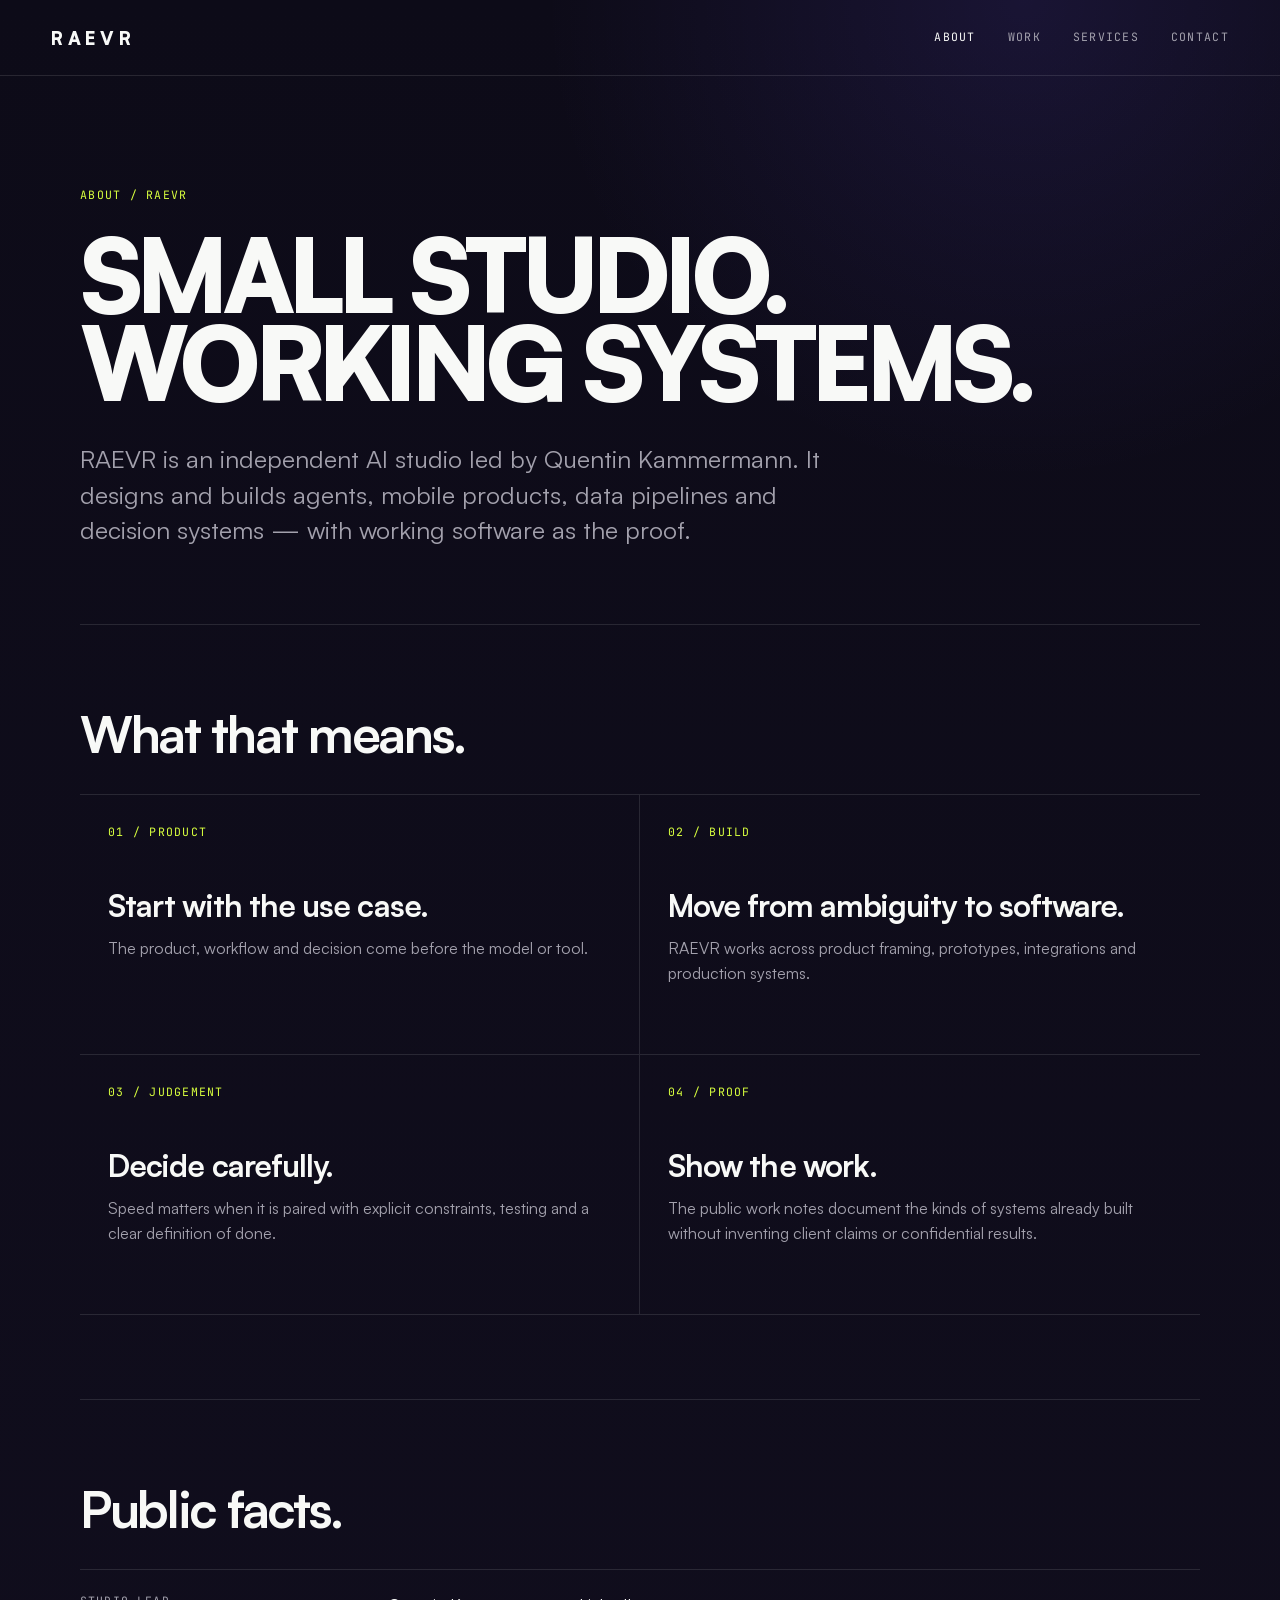
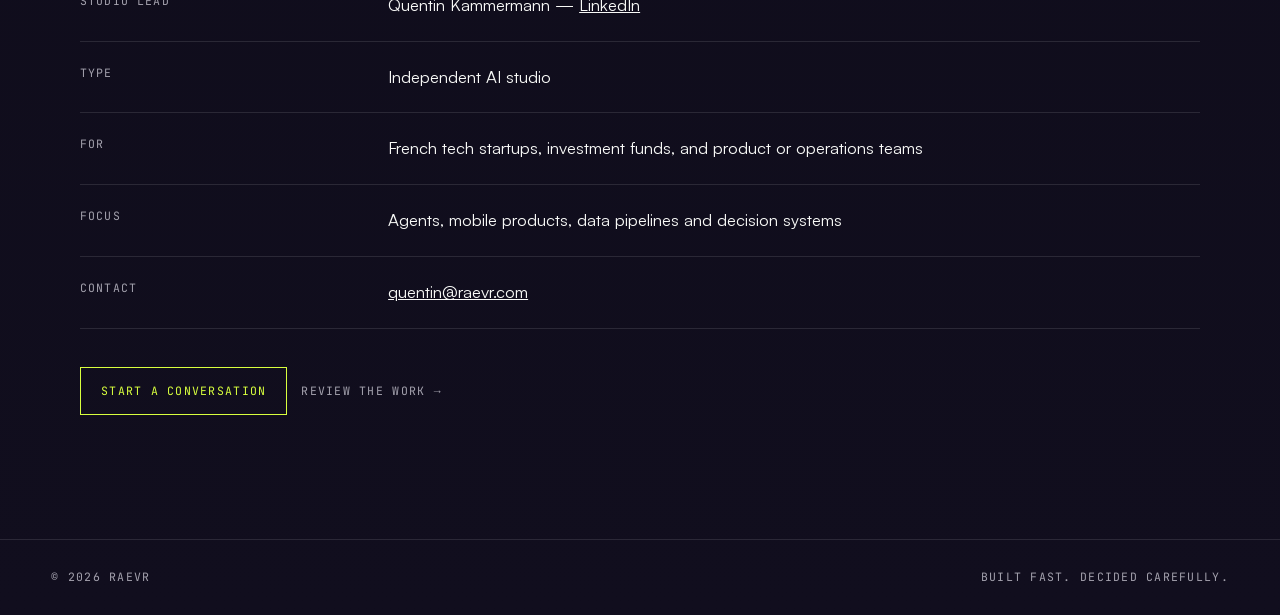
<file: about/index.html>
<!DOCTYPE html>
<html lang="en">
<head>
  <meta charset="UTF-8">
  <meta name="viewport" content="width=device-width, initial-scale=1.0">
  <title>About RAEVR — Independent AI Studio</title>
  <meta name="description" content="RAEVR is an independent AI studio building agents, mobile products, data pipelines and decision systems.">
  <link rel="canonical" href="https://raevr.com/about/">
  <meta property="og:type" content="website"><meta property="og:site_name" content="RAEVR"><meta property="og:title" content="About RAEVR"><meta property="og:description" content="An independent AI studio focused on working products and decision systems."><meta property="og:url" content="https://raevr.com/about/"><meta property="og:image" content="https://raevr.com/og-image.jpg">
  <link rel="icon" type="image/svg+xml" href="/favicon.svg"><link rel="stylesheet" href="/pages.css">
  <script type="application/ld+json">{"@context":"https://schema.org","@type":"AboutPage","name":"About RAEVR","url":"https://raevr.com/about/","isPartOf":{"@type":"WebSite","name":"RAEVR","url":"https://raevr.com/"},"about":{"@type":"ProfessionalService","name":"RAEVR","url":"https://raevr.com/","email":"quentin@raevr.com","contactPoint":{"@type":"ContactPoint","name":"Quentin Kammermann","email":"quentin@raevr.com","contactType":"studio inquiries","url":"https://www.linkedin.com/in/qjhk/"},"sameAs":"https://www.linkedin.com/in/qjhk/"}}</script>
</head>
<body>
  <header class="site-header"><a class="wordmark" href="/">RAEVR</a><nav class="site-nav" aria-label="Primary"><a href="/about/" aria-current="page">About</a><a href="/work/">Work</a><a href="/services/">Services</a><a href="/contact/">Contact</a></nav></header>
  <main>
    <header class="page-hero"><p class="eyebrow">ABOUT / RAEVR</p><h1>Small studio.<br>Working systems.</h1><p class="lede">RAEVR is an independent AI studio led by Quentin Kammermann. It designs and builds agents, mobile products, data pipelines and decision systems — with working software as the proof.</p></header>
    <section class="content-section" aria-labelledby="approach"><h2 class="section-heading" id="approach">What that means.</h2><div class="grid">
      <article class="card"><span class="index">01 / PRODUCT</span><h3>Start with the use case.</h3><p>The product, workflow and decision come before the model or tool.</p></article>
      <article class="card"><span class="index">02 / BUILD</span><h3>Move from ambiguity to software.</h3><p>RAEVR works across product framing, prototypes, integrations and production systems.</p></article>
      <article class="card"><span class="index">03 / JUDGEMENT</span><h3>Decide carefully.</h3><p>Speed matters when it is paired with explicit constraints, testing and a clear definition of done.</p></article>
      <article class="card"><span class="index">04 / PROOF</span><h3>Show the work.</h3><p>The public work notes document the kinds of systems already built without inventing client claims or confidential results.</p></article>
    </div></section>
    <section class="content-section" aria-labelledby="facts"><h2 class="section-heading" id="facts">Public facts.</h2><dl class="facts"><div class="fact"><dt>Studio lead</dt><dd>Quentin Kammermann — <a href="https://www.linkedin.com/in/qjhk/" rel="me">LinkedIn</a></dd></div><div class="fact"><dt>Type</dt><dd>Independent AI studio</dd></div><div class="fact"><dt>For</dt><dd>French tech startups, investment funds, and product or operations teams</dd></div><div class="fact"><dt>Focus</dt><dd>Agents, mobile products, data pipelines and decision systems</dd></div><div class="fact"><dt>Contact</dt><dd><a href="mailto:quentin@raevr.com">quentin@raevr.com</a></dd></div></dl><div class="actions"><a class="button" href="/contact/">Start a conversation</a><a class="text-link" href="/work/">Review the work &rarr;</a></div></section>
  </main>
  <footer class="site-footer"><span>&copy; 2026 RAEVR</span><span>Built fast. Decided carefully.</span></footer>
</body>
</html>
</file>
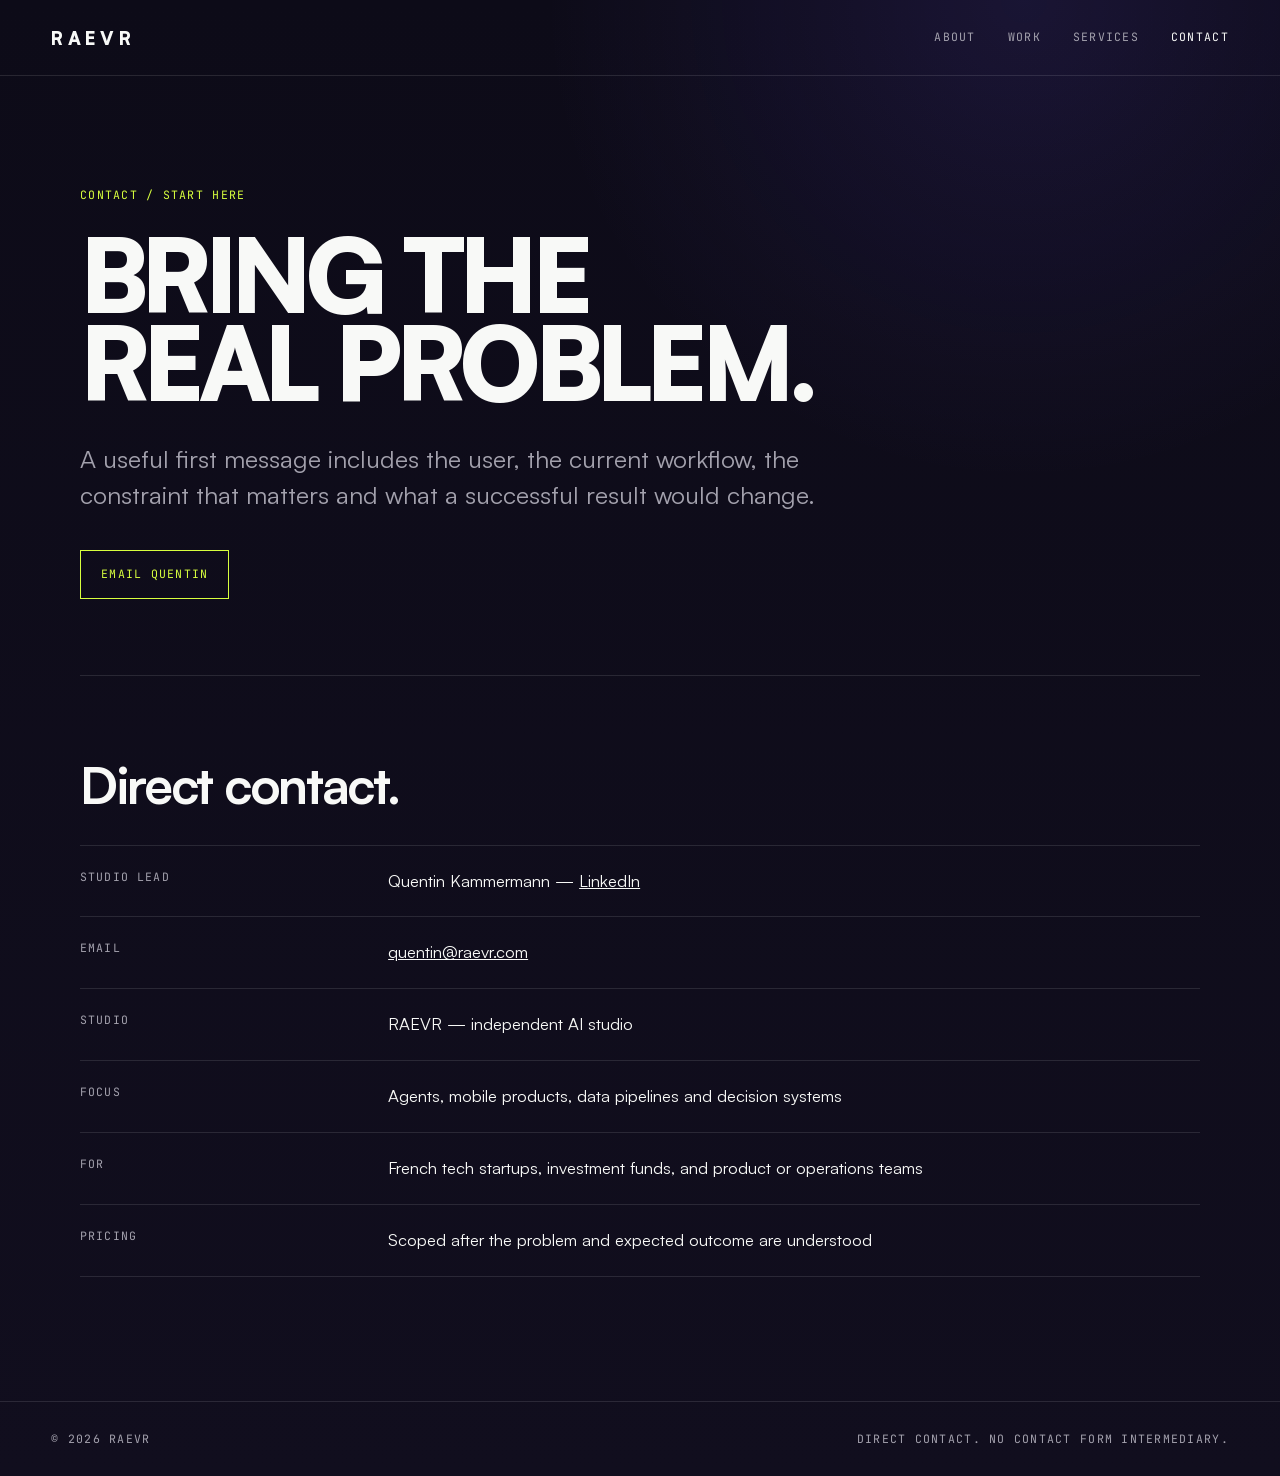
<file: contact/index.html>
<!DOCTYPE html>
<html lang="en">
<head>
  <meta charset="UTF-8"><meta name="viewport" content="width=device-width, initial-scale=1.0">
  <title>Contact RAEVR</title><meta name="description" content="Contact RAEVR about an AI product, agent, mobile application, data pipeline or decision system."><link rel="canonical" href="https://raevr.com/contact/">
  <meta property="og:type" content="website"><meta property="og:site_name" content="RAEVR"><meta property="og:title" content="Contact RAEVR"><meta property="og:description" content="Start with the problem, constraints and desired outcome."><meta property="og:url" content="https://raevr.com/contact/"><meta property="og:image" content="https://raevr.com/og-image.jpg">
  <link rel="icon" type="image/svg+xml" href="/favicon.svg"><link rel="stylesheet" href="/pages.css">
  <script type="application/ld+json">{"@context":"https://schema.org","@type":"ContactPage","name":"Contact RAEVR","url":"https://raevr.com/contact/","mainEntity":{"@type":"ProfessionalService","name":"RAEVR","email":"quentin@raevr.com","url":"https://raevr.com/","contactPoint":{"@type":"ContactPoint","name":"Quentin Kammermann","email":"quentin@raevr.com","contactType":"studio inquiries","url":"https://www.linkedin.com/in/qjhk/"}}}</script>
</head>
<body>
  <header class="site-header"><a class="wordmark" href="/">RAEVR</a><nav class="site-nav" aria-label="Primary"><a href="/about/">About</a><a href="/work/">Work</a><a href="/services/">Services</a><a href="/contact/" aria-current="page">Contact</a></nav></header>
  <main>
    <header class="page-hero"><p class="eyebrow">CONTACT / START HERE</p><h1>Bring the<br>real problem.</h1><p class="lede">A useful first message includes the user, the current workflow, the constraint that matters and what a successful result would change.</p><div class="actions"><a class="button" href="mailto:quentin@raevr.com?subject=RAEVR%20project%20inquiry">Email Quentin</a></div></header>
    <section class="content-section" aria-labelledby="details"><h2 class="section-heading" id="details">Direct contact.</h2><dl class="facts"><div class="fact"><dt>Studio lead</dt><dd>Quentin Kammermann — <a href="https://www.linkedin.com/in/qjhk/" rel="me">LinkedIn</a></dd></div><div class="fact"><dt>Email</dt><dd><a href="mailto:quentin@raevr.com">quentin@raevr.com</a></dd></div><div class="fact"><dt>Studio</dt><dd>RAEVR — independent AI studio</dd></div><div class="fact"><dt>Focus</dt><dd>Agents, mobile products, data pipelines and decision systems</dd></div><div class="fact"><dt>For</dt><dd>French tech startups, investment funds, and product or operations teams</dd></div><div class="fact"><dt>Pricing</dt><dd>Scoped after the problem and expected outcome are understood</dd></div></dl></section>
  </main>
  <footer class="site-footer"><span>&copy; 2026 RAEVR</span><span>Direct contact. No contact form intermediary.</span></footer>
</body>
</html>
</file>
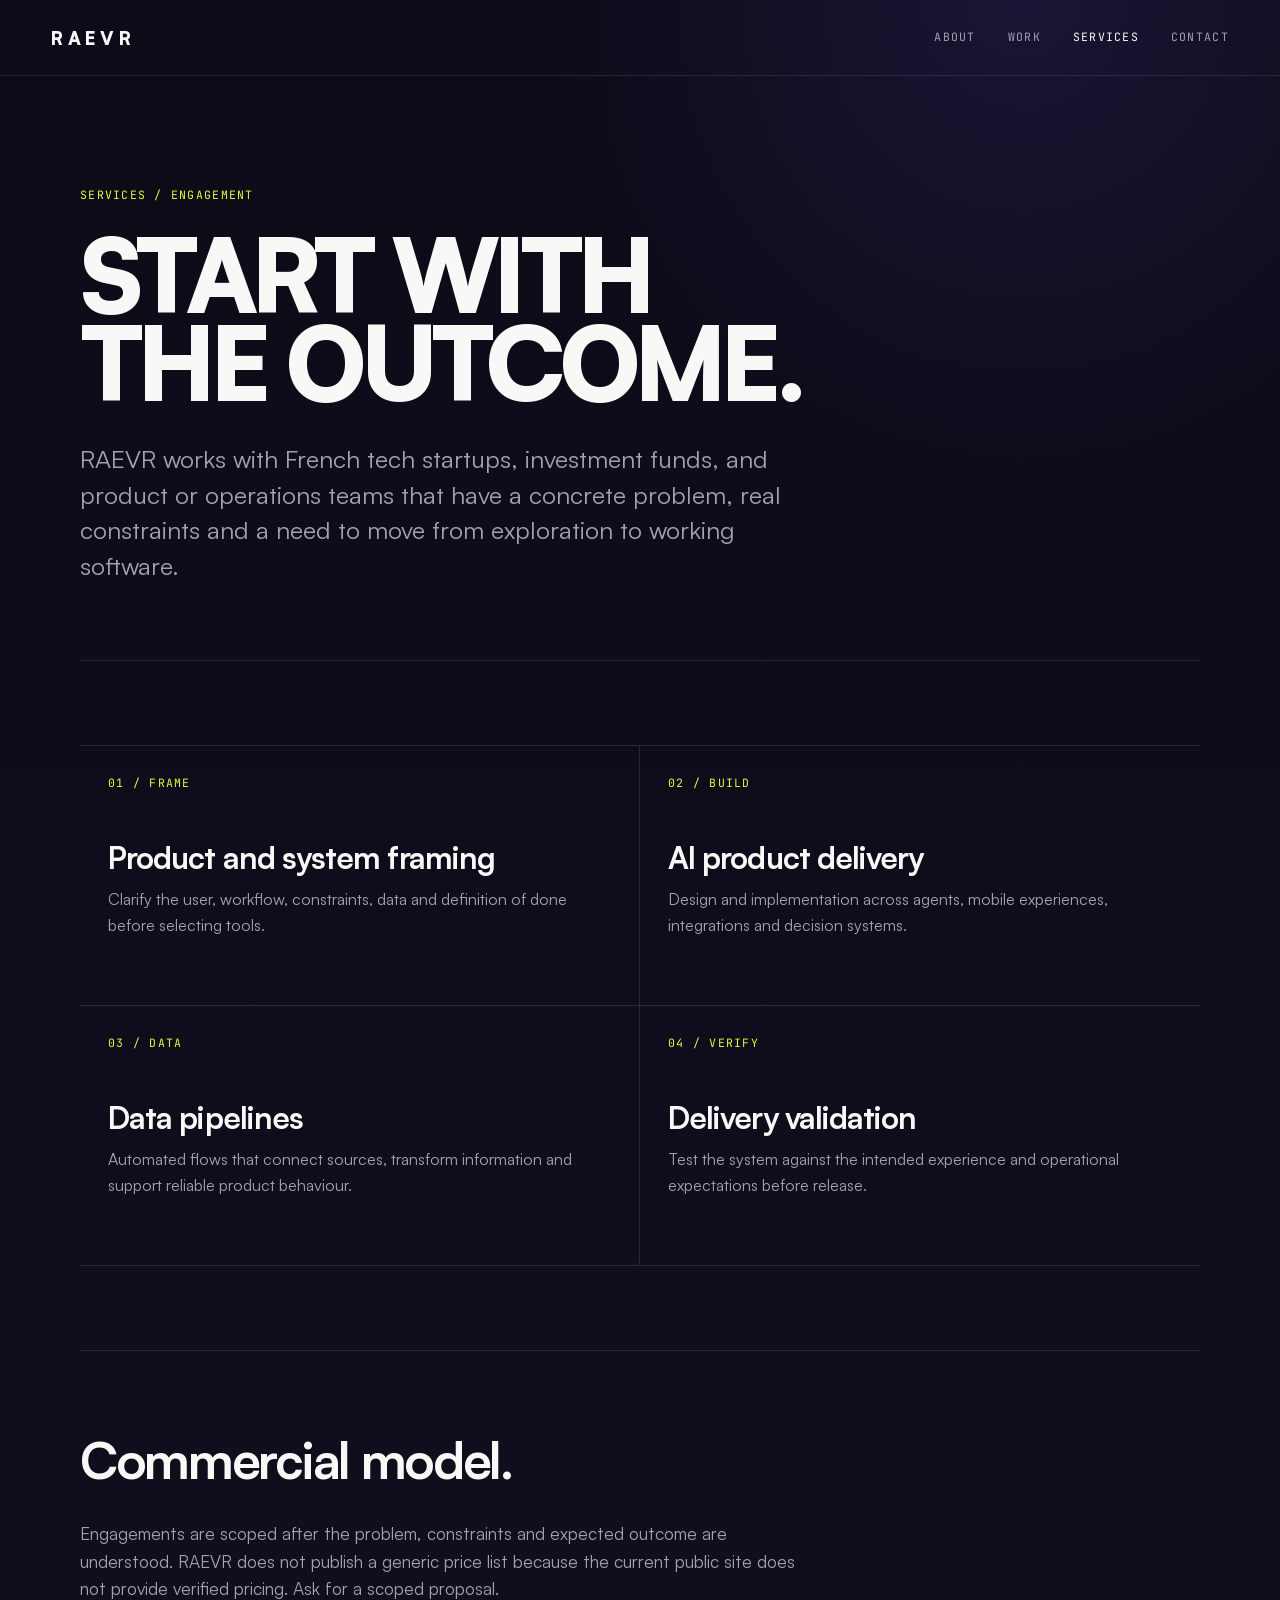
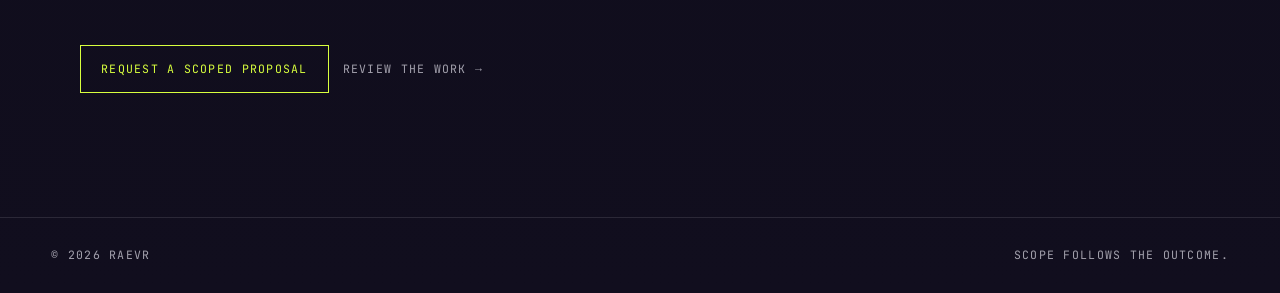
<file: services/index.html>
<!DOCTYPE html>
<html lang="en">
<head>
  <meta charset="UTF-8"><meta name="viewport" content="width=device-width, initial-scale=1.0">
  <title>Services &amp; Engagement — RAEVR</title><meta name="description" content="How RAEVR approaches AI product, agent, mobile and data-system engagements."><link rel="canonical" href="https://raevr.com/services/">
  <meta property="og:type" content="website"><meta property="og:site_name" content="RAEVR"><meta property="og:title" content="RAEVR — Services & Engagement"><meta property="og:description" content="Problem framing, product builds, data systems and delivery validation."><meta property="og:url" content="https://raevr.com/services/"><meta property="og:image" content="https://raevr.com/og-image.jpg">
  <link rel="icon" type="image/svg+xml" href="/favicon.svg"><link rel="stylesheet" href="/pages.css">
  <script type="application/ld+json">{"@context":"https://schema.org","@type":"ItemList","name":"RAEVR services","url":"https://raevr.com/services/","itemListElement":[{"@type":"Service","position":1,"name":"Product and system framing","provider":{"@type":"ProfessionalService","name":"RAEVR","url":"https://raevr.com/"}},{"@type":"Service","position":2,"name":"AI product delivery","provider":{"@type":"ProfessionalService","name":"RAEVR","url":"https://raevr.com/"}},{"@type":"Service","position":3,"name":"Data pipelines","provider":{"@type":"ProfessionalService","name":"RAEVR","url":"https://raevr.com/"}},{"@type":"Service","position":4,"name":"Delivery validation","provider":{"@type":"ProfessionalService","name":"RAEVR","url":"https://raevr.com/"}}]}</script>
</head>
<body>
  <header class="site-header"><a class="wordmark" href="/">RAEVR</a><nav class="site-nav" aria-label="Primary"><a href="/about/">About</a><a href="/work/">Work</a><a href="/services/" aria-current="page">Services</a><a href="/contact/">Contact</a></nav></header>
  <main>
    <header class="page-hero"><p class="eyebrow">SERVICES / ENGAGEMENT</p><h1>Start with<br>the outcome.</h1><p class="lede">RAEVR works with French tech startups, investment funds, and product or operations teams that have a concrete problem, real constraints and a need to move from exploration to working software.</p></header>
    <section class="content-section" aria-label="Services"><div class="grid">
      <article class="card"><span class="index">01 / FRAME</span><h2>Product and system framing</h2><p>Clarify the user, workflow, constraints, data and definition of done before selecting tools.</p></article>
      <article class="card"><span class="index">02 / BUILD</span><h2>AI product delivery</h2><p>Design and implementation across agents, mobile experiences, integrations and decision systems.</p></article>
      <article class="card"><span class="index">03 / DATA</span><h2>Data pipelines</h2><p>Automated flows that connect sources, transform information and support reliable product behaviour.</p></article>
      <article class="card"><span class="index">04 / VERIFY</span><h2>Delivery validation</h2><p>Test the system against the intended experience and operational expectations before release.</p></article>
    </div></section>
    <section class="content-section" aria-labelledby="commercial"><h2 class="section-heading" id="commercial">Commercial model.</h2><p class="section-intro">Engagements are scoped after the problem, constraints and expected outcome are understood. RAEVR does not publish a generic price list because the current public site does not provide verified pricing. Ask for a scoped proposal.</p><div class="actions"><a class="button" href="mailto:quentin@raevr.com?subject=RAEVR%20project%20inquiry">Request a scoped proposal</a><a class="text-link" href="/work/">Review the work &rarr;</a></div></section>
  </main>
  <footer class="site-footer"><span>&copy; 2026 RAEVR</span><span>Scope follows the outcome.</span></footer>
</body>
</html>
</file>
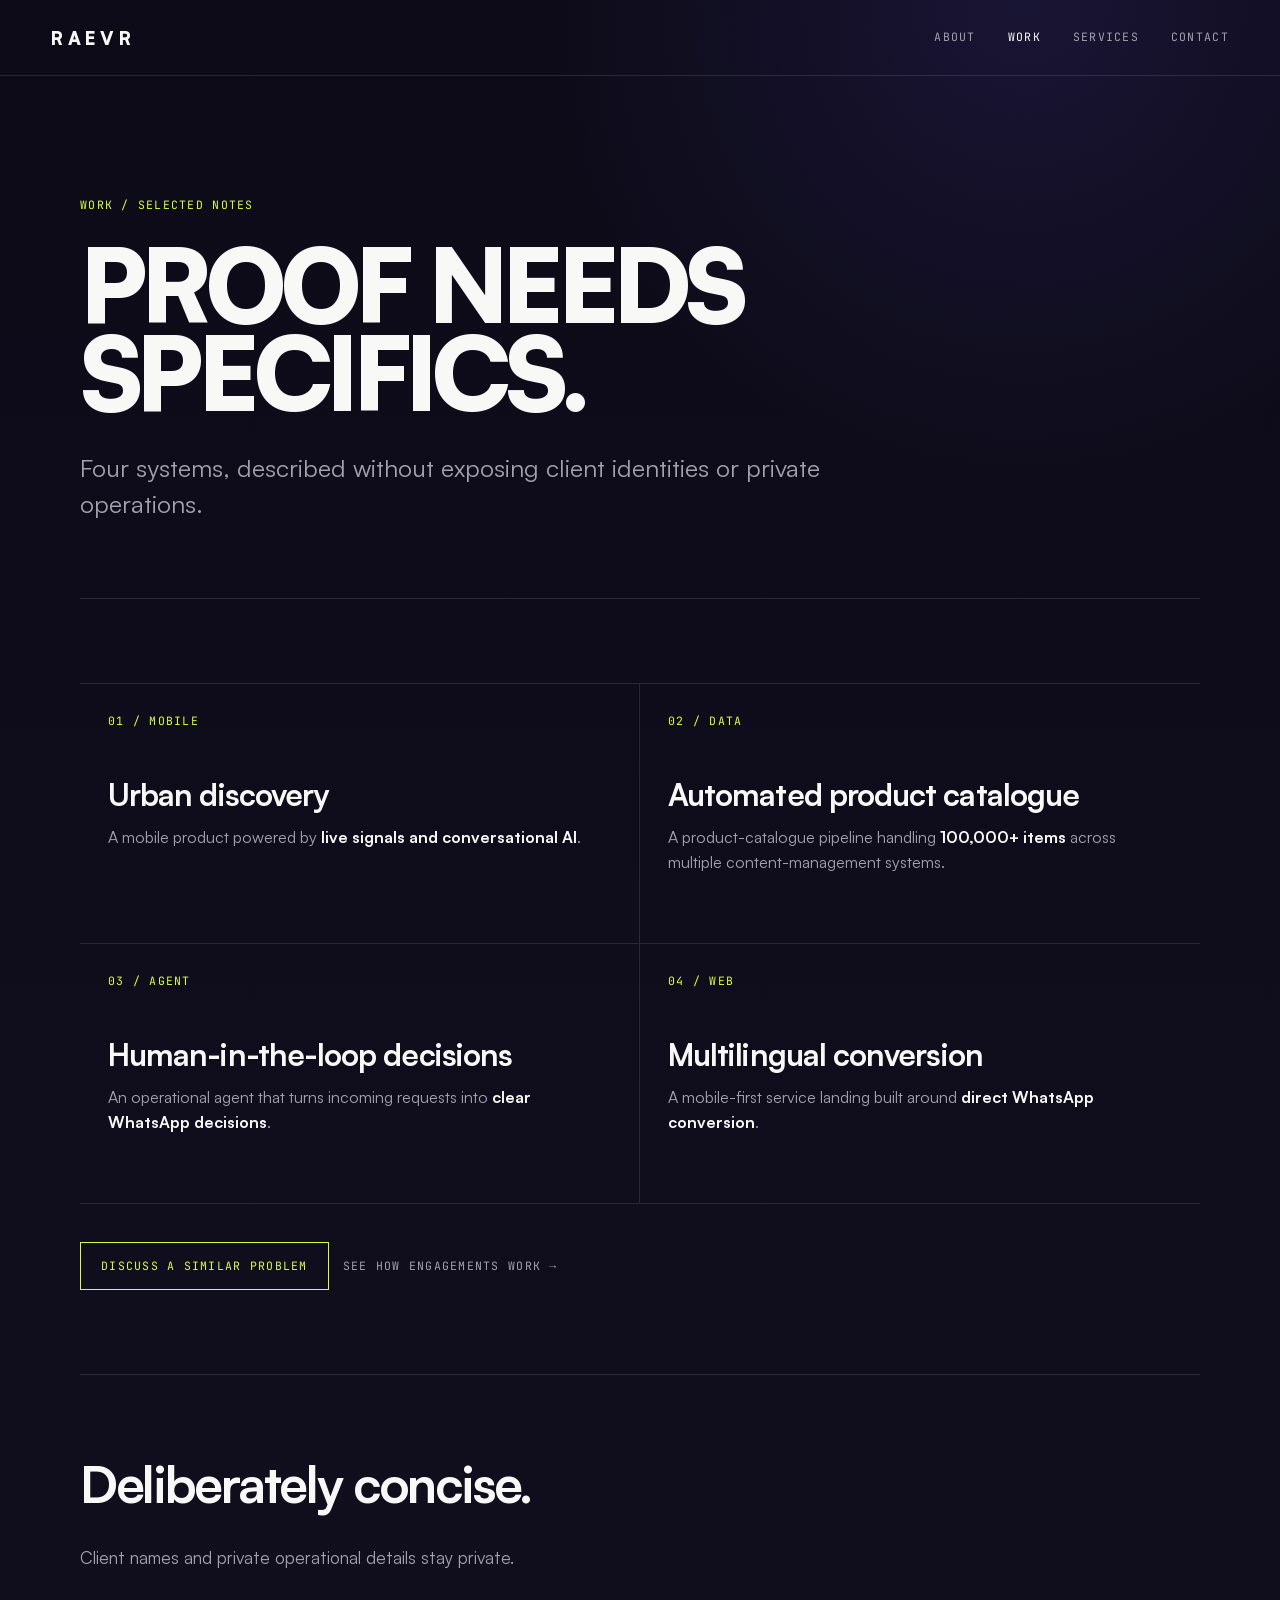
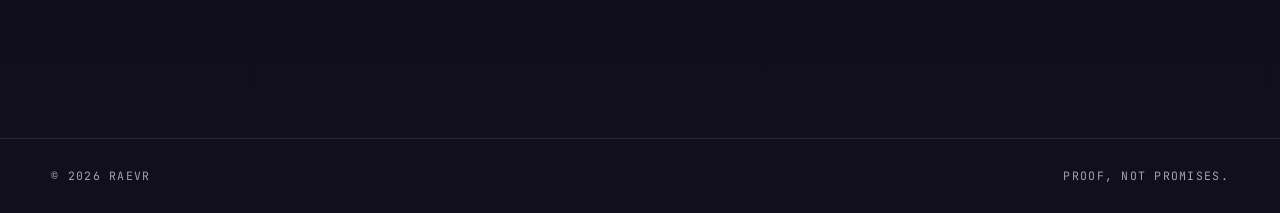
<file: work/index.html>
<!DOCTYPE html>
<html lang="en">
<head>
  <meta charset="UTF-8"><meta name="viewport" content="width=device-width, initial-scale=1.0">
  <title>Work — RAEVR</title><meta name="description" content="Selected work notes from RAEVR across mobile AI, data pipelines, monitoring agents and delivery QA."><link rel="canonical" href="https://raevr.com/work/">
  <meta property="og:type" content="website"><meta property="og:site_name" content="RAEVR"><meta property="og:title" content="RAEVR — Work"><meta property="og:description" content="Four concise notes on systems built by RAEVR."><meta property="og:url" content="https://raevr.com/work/"><meta property="og:image" content="https://raevr.com/og-image.jpg">
  <link rel="icon" type="image/svg+xml" href="/favicon.svg"><link rel="stylesheet" href="/pages.css">
  <script type="application/ld+json">{"@context":"https://schema.org","@type":"CollectionPage","name":"RAEVR Work","url":"https://raevr.com/work/","description":"Selected work notes from RAEVR across mobile AI, data pipelines, monitoring agents and delivery QA.","isPartOf":{"@type":"WebSite","name":"RAEVR","url":"https://raevr.com/"}}</script>
</head>
<body>
  <header class="site-header"><a class="wordmark" href="/">RAEVR</a><nav class="site-nav" aria-label="Primary"><a href="/about/">About</a><a href="/work/" aria-current="page">Work</a><a href="/services/">Services</a><a href="/contact/">Contact</a></nav></header>
  <main>
    <header class="page-hero"><p class="eyebrow">WORK / SELECTED NOTES</p><h1>Proof needs<br>specifics.</h1><p class="lede">Four systems, described without exposing client identities or private operations.</p></header>
    <section class="content-section" aria-label="Selected work"><div class="grid">
      <article class="card"><span class="index">01 / MOBILE</span><h2>Urban discovery</h2><p>A mobile product powered by <strong>live signals and conversational AI</strong>.</p></article>
      <article class="card"><span class="index">02 / DATA</span><h2>Automated product catalogue</h2><p>A product-catalogue pipeline handling <strong>100,000+ items</strong> across multiple content-management systems.</p></article>
      <article class="card"><span class="index">03 / AGENT</span><h2>Human-in-the-loop decisions</h2><p>An operational agent that turns incoming requests into <strong>clear WhatsApp decisions</strong>.</p></article>
      <article class="card"><span class="index">04 / WEB</span><h2>Multilingual conversion</h2><p>A mobile-first service landing built around <strong>direct WhatsApp conversion</strong>.</p></article>
    </div><div class="actions"><a class="button" href="/contact/">Discuss a similar problem</a><a class="text-link" href="/services/">See how engagements work &rarr;</a></div></section>
    <section class="content-section" aria-labelledby="disclosure"><h2 class="section-heading" id="disclosure">Deliberately concise.</h2><p class="section-intro">Client names and private operational details stay private.</p></section>
  </main>
  <footer class="site-footer"><span>&copy; 2026 RAEVR</span><span>Proof, not promises.</span></footer>
</body>
</html>
</file>
<file: pages.css>
@font-face { font-family: 'Satoshi'; src: url('/fonts/satoshi-400.woff2') format('woff2'); font-weight: 400; font-display: swap; }
@font-face { font-family: 'Satoshi'; src: url('/fonts/satoshi-700.woff2') format('woff2'); font-weight: 700; font-display: swap; }
@font-face { font-family: 'Satoshi'; src: url('/fonts/satoshi-900.woff2') format('woff2'); font-weight: 900; font-display: swap; }
@font-face { font-family: 'JetBrains Mono'; src: url('/fonts/jetbrainsmono-400-latin.woff2') format('woff2'); font-weight: 400; font-display: swap; }

:root {
  --bg: #0d0b18;
  --panel: #110e1e;
  --white: #f8f9f7;
  --muted: #a3a1ad;
  --line: rgba(255,255,255,.11);
  --acid: #d8ff3e;
  --violet: #7257ff;
  --body: 'Satoshi', system-ui, sans-serif;
  --mono: 'JetBrains Mono', monospace;
}

* { box-sizing: border-box; margin: 0; padding: 0; }
html { background: var(--bg); color-scheme: dark; scroll-behavior: smooth; }
body {
  min-height: 100vh;
  background:
    radial-gradient(circle at 80% 0, rgba(114,87,255,.12), transparent 30rem),
    linear-gradient(180deg, var(--bg), var(--panel));
  color: var(--white);
  font-family: var(--body);
  line-height: 1.6;
  -webkit-font-smoothing: antialiased;
}

a { color: inherit; }
a:focus-visible { outline: 2px solid var(--acid); outline-offset: 4px; }

.site-header {
  display: flex;
  align-items: center;
  justify-content: space-between;
  min-height: 76px;
  padding: 18px clamp(20px, 4vw, 64px);
  border-bottom: 1px solid var(--line);
}

.wordmark {
  font-size: 1.15rem;
  font-weight: 900;
  letter-spacing: .24em;
  text-decoration: none;
}

.site-nav { display: flex; gap: clamp(14px, 2.5vw, 34px); }
.site-nav a,
.eyebrow,
.index,
.button,
.text-link,
.site-footer {
  font-family: var(--mono);
  font-size: .72rem;
  letter-spacing: .11em;
  text-transform: uppercase;
}
.site-nav a { color: var(--muted); text-decoration: none; }
.site-nav a:hover,
.site-nav a[aria-current="page"] { color: var(--white); }

main { width: min(1120px, calc(100% - 40px)); margin: 0 auto; }

.page-hero {
  min-height: 58vh;
  display: flex;
  flex-direction: column;
  justify-content: flex-end;
  padding: 110px 0 76px;
}
.eyebrow { margin-bottom: 26px; color: var(--acid); }
h1 {
  max-width: 980px;
  font-size: clamp(3.1rem, 8vw, 8rem);
  font-weight: 900;
  line-height: .86;
  letter-spacing: -.065em;
  text-transform: uppercase;
}
.lede {
  max-width: 760px;
  margin-top: 34px;
  color: var(--muted);
  font-size: clamp(1.15rem, 2.2vw, 1.55rem);
  line-height: 1.45;
}

.content-section { padding: 84px 0; border-top: 1px solid var(--line); }
.section-heading { margin-bottom: 36px; font-size: clamp(2rem, 4vw, 4rem); line-height: .95; letter-spacing: -.045em; }
.section-intro { max-width: 720px; margin-bottom: 42px; color: var(--muted); font-size: 1.08rem; }
.grid { display: grid; grid-template-columns: repeat(2, minmax(0, 1fr)); border-top: 1px solid var(--line); }
.card { min-height: 260px; padding: 28px; border-right: 1px solid var(--line); border-bottom: 1px solid var(--line); }
.card:nth-child(2n) { border-right: 0; }
.index { display: block; margin-bottom: 48px; color: var(--acid); }
.card h2,
.card h3 { margin-bottom: 14px; font-size: clamp(1.4rem, 2.4vw, 2rem); line-height: 1.05; letter-spacing: -.03em; }
.card p { color: var(--muted); }
.card strong { color: var(--white); font-weight: 700; }

.facts { display: grid; gap: 0; border-top: 1px solid var(--line); }
.fact { display: grid; grid-template-columns: minmax(140px, .35fr) 1fr; gap: 24px; padding: 22px 0; border-bottom: 1px solid var(--line); }
.fact dt { color: var(--muted); font-family: var(--mono); font-size: .72rem; letter-spacing: .1em; text-transform: uppercase; }
.fact dd { font-size: 1.05rem; }

.actions { display: flex; flex-wrap: wrap; gap: 14px; margin-top: 38px; }
.button { display: inline-block; padding: 14px 20px; border: 1px solid var(--acid); color: var(--acid); text-decoration: none; }
.button:hover { background: var(--acid); color: var(--bg); }
.text-link { align-self: center; color: var(--muted); text-decoration: none; }
.text-link:hover { color: var(--white); }

.site-footer {
  display: flex;
  justify-content: space-between;
  gap: 20px;
  margin-top: 40px;
  padding: 28px clamp(20px, 4vw, 64px);
  border-top: 1px solid var(--line);
  color: var(--muted);
}

@media (max-width: 700px) {
  .site-header { align-items: flex-start; gap: 20px; }
  .site-nav { flex-wrap: wrap; justify-content: flex-end; gap: 8px 14px; }
  .site-nav a { font-size: .62rem; }
  .page-hero { min-height: 52vh; padding-top: 80px; }
  .grid { grid-template-columns: 1fr; }
  .card { min-height: 0; border-right: 0; }
  .fact { grid-template-columns: 1fr; gap: 6px; }
  .site-footer { flex-direction: column; }
}

@media (prefers-reduced-motion: reduce) { html { scroll-behavior: auto; } }
</file>
